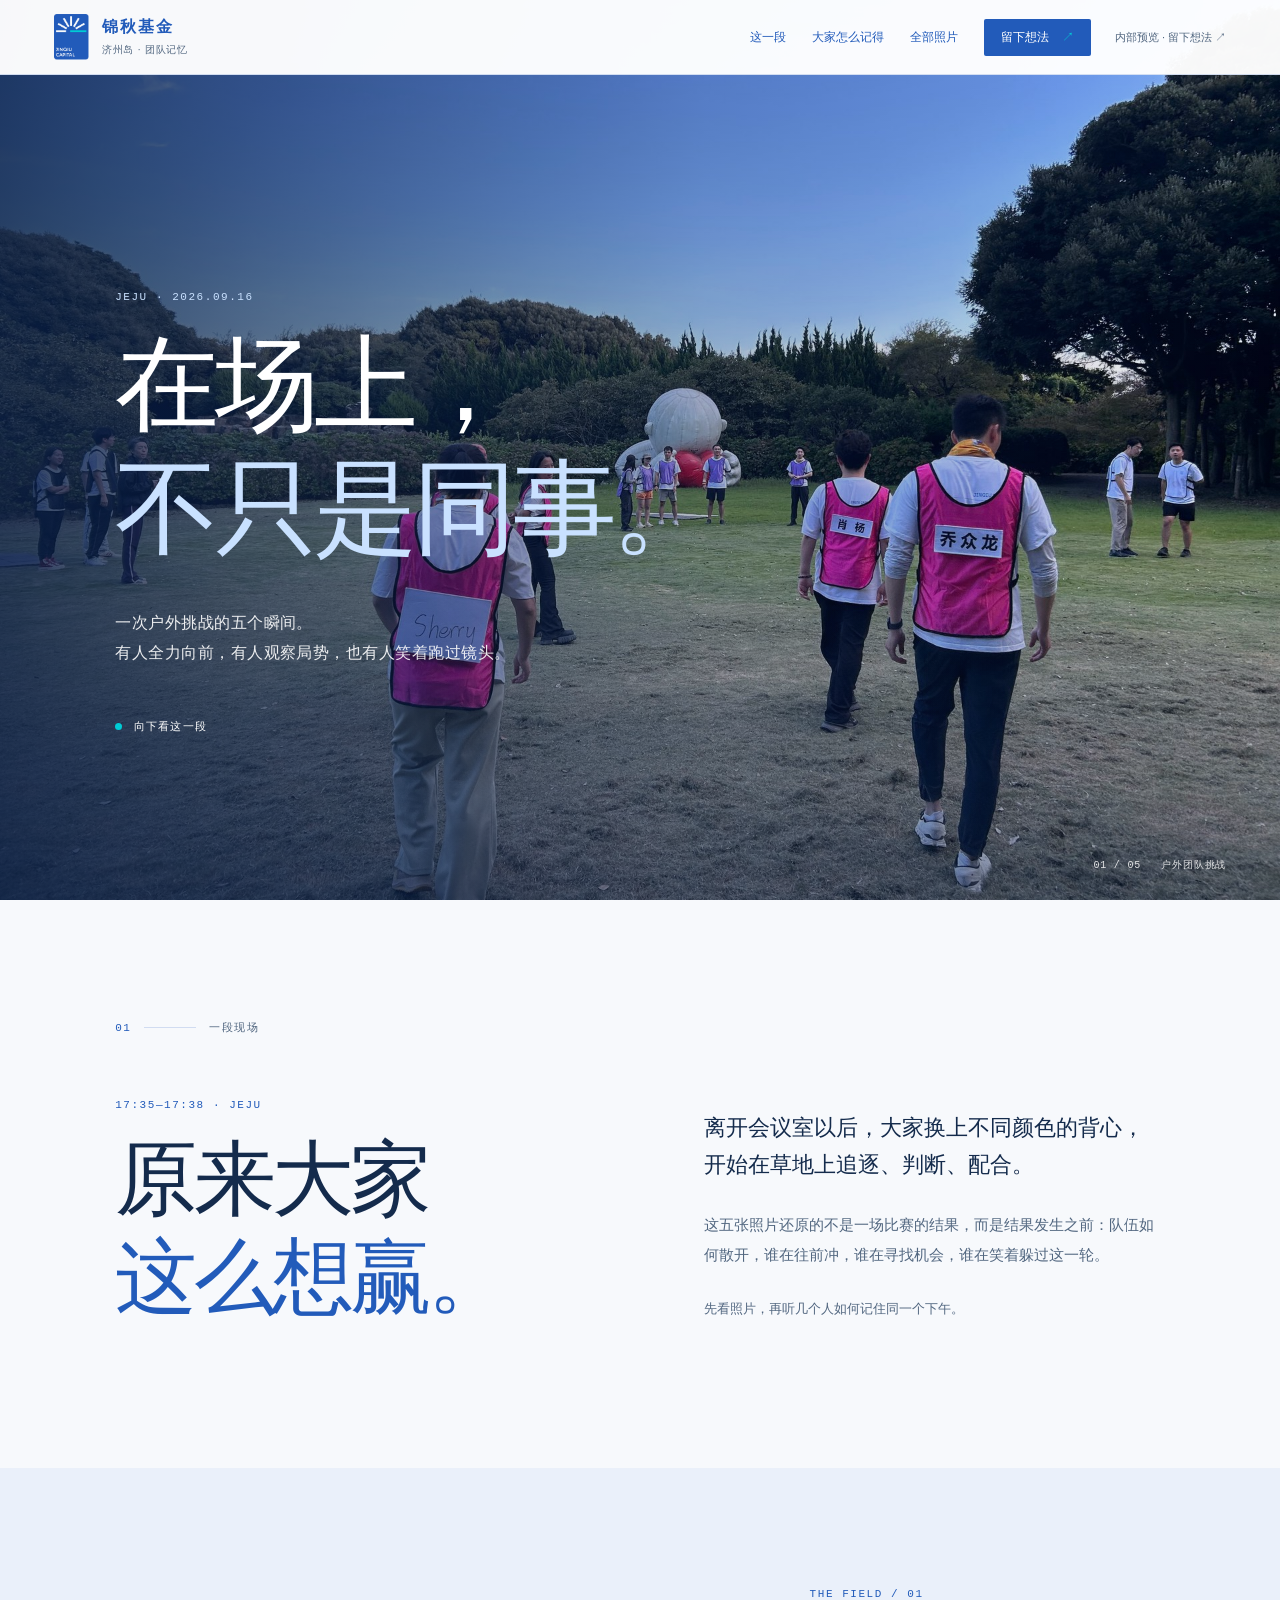
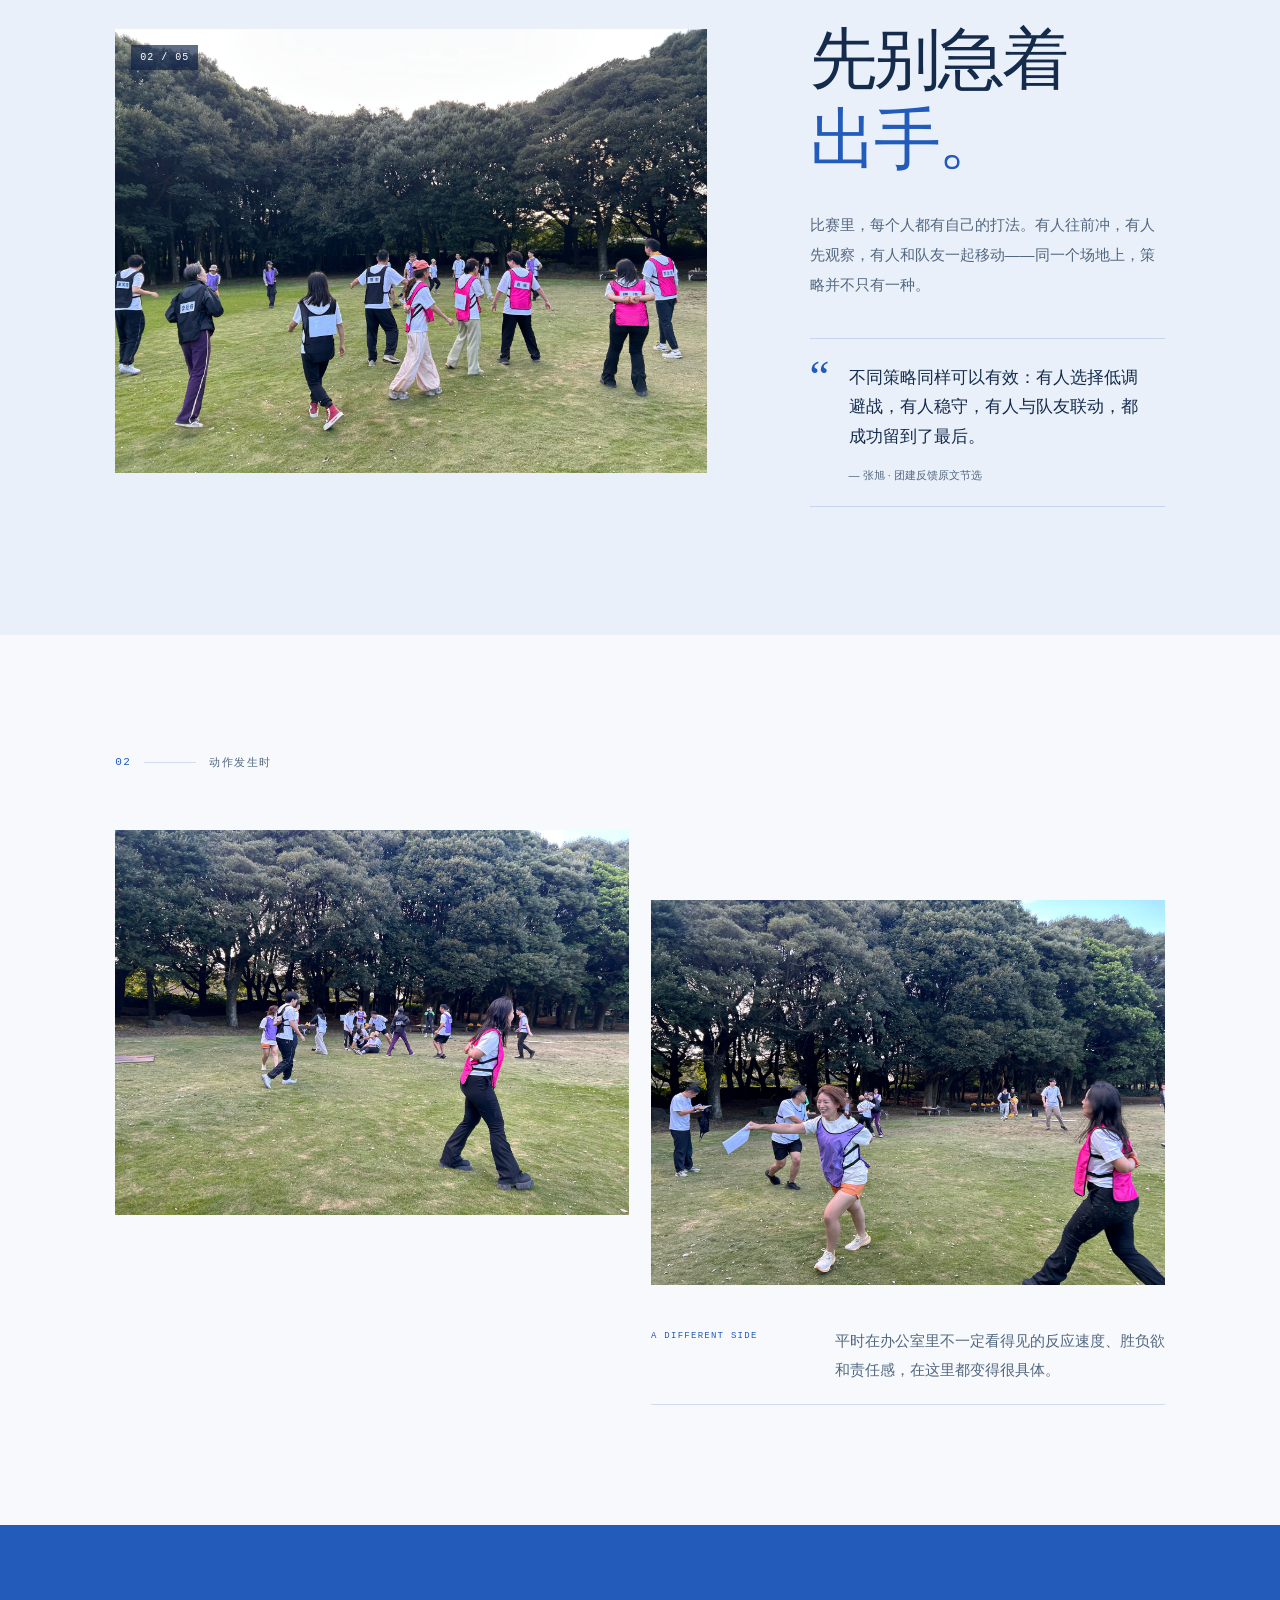
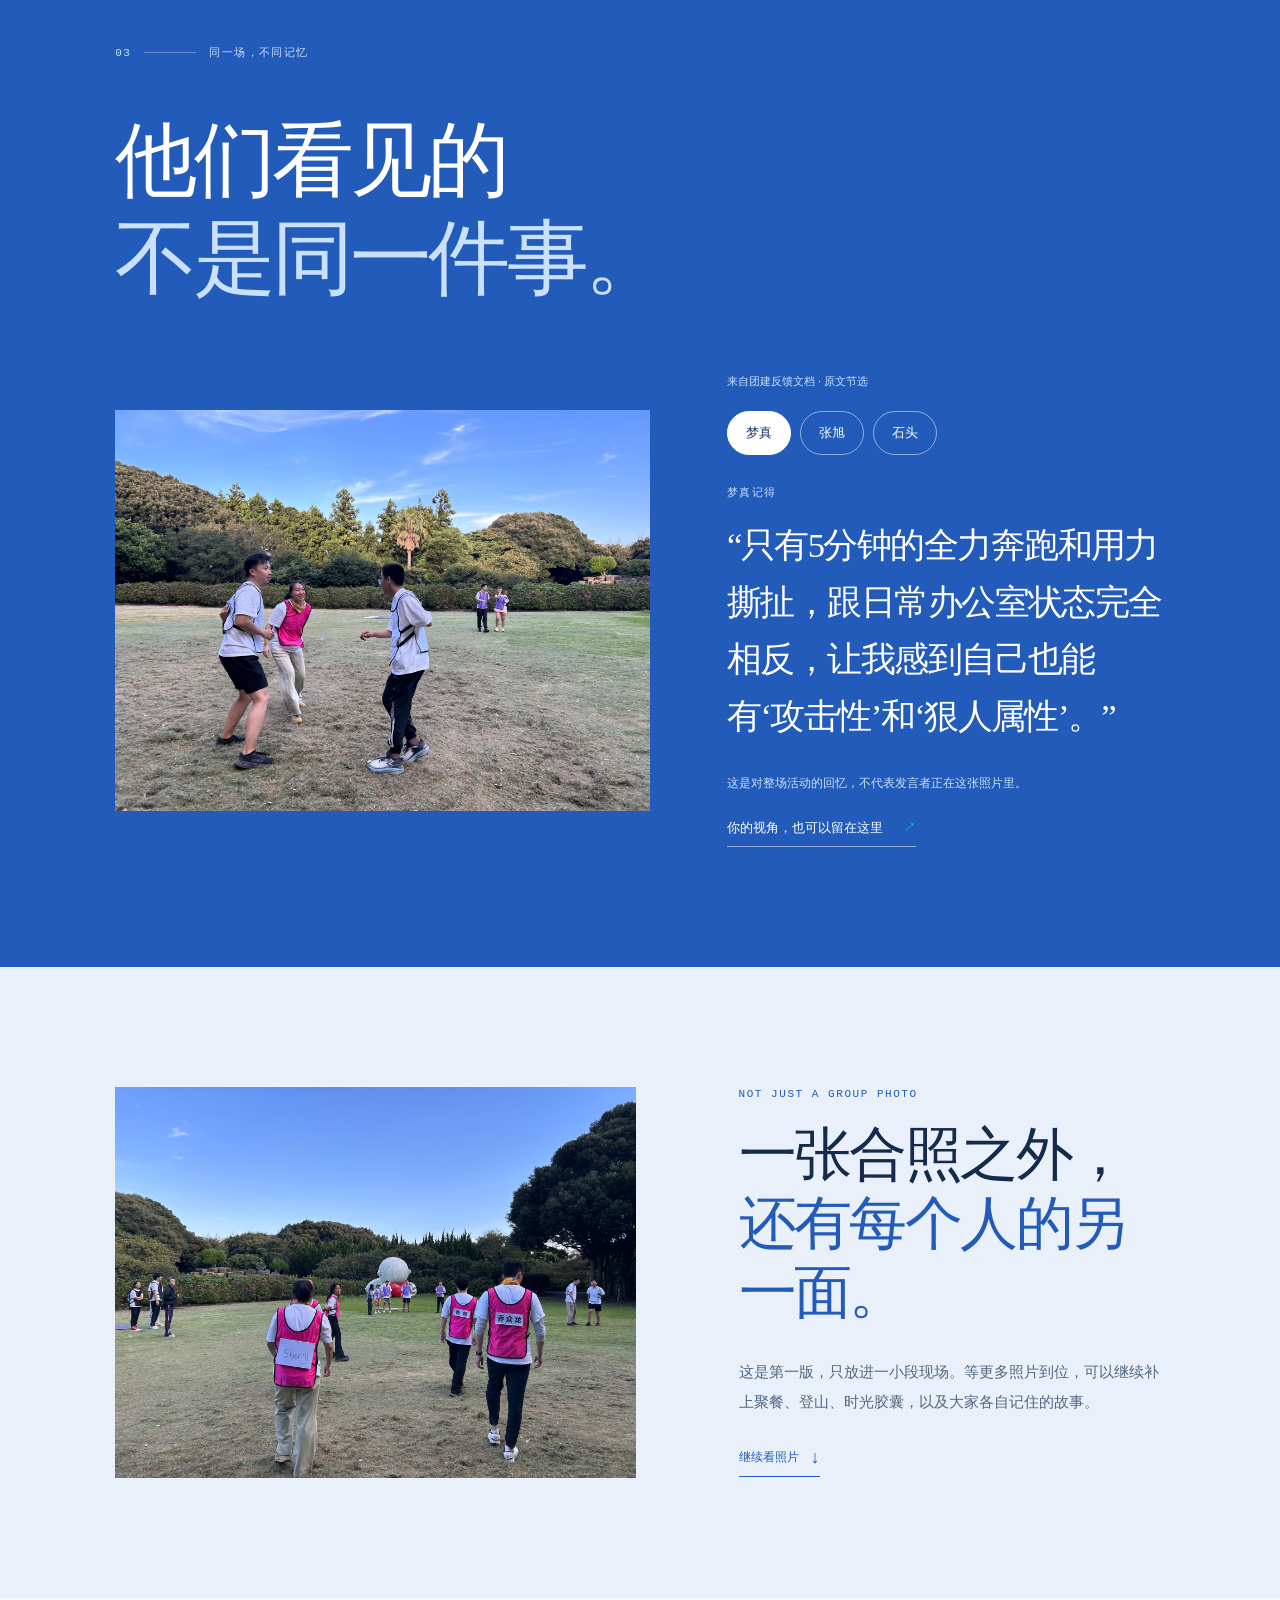
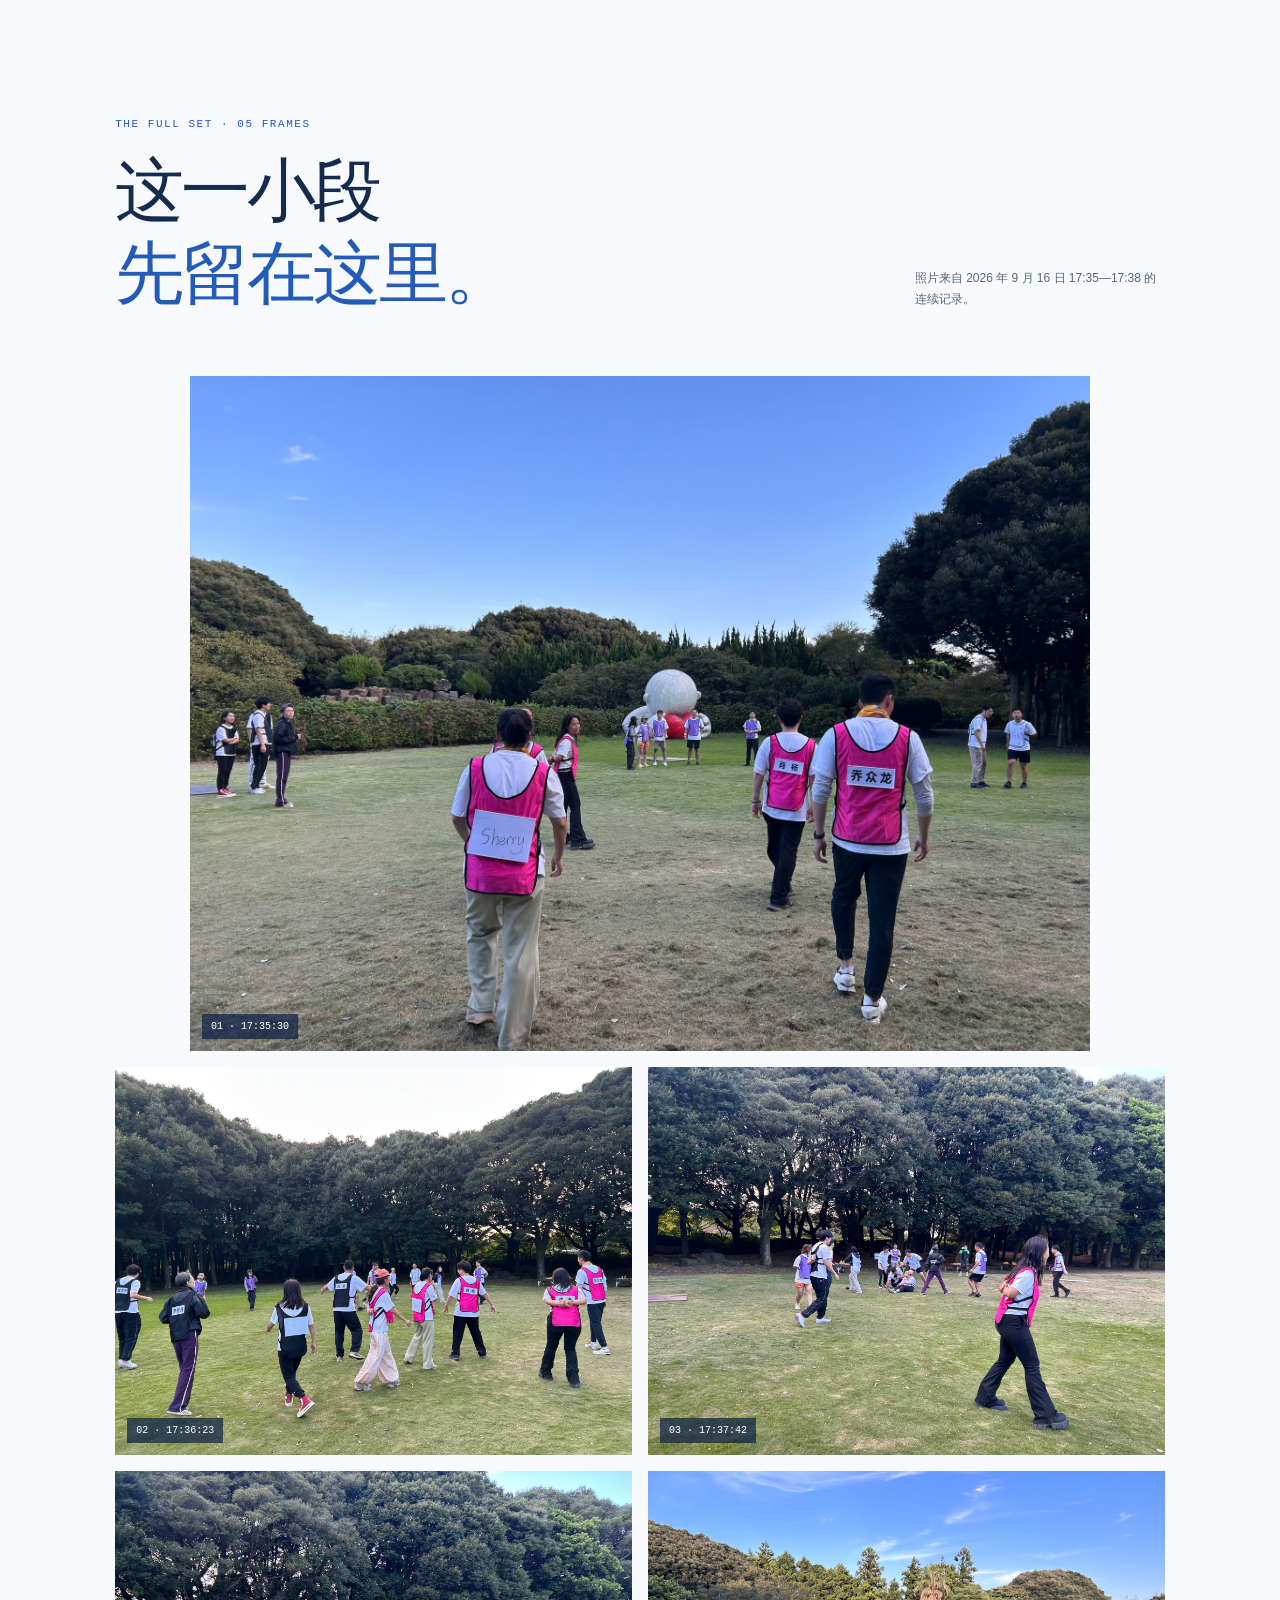
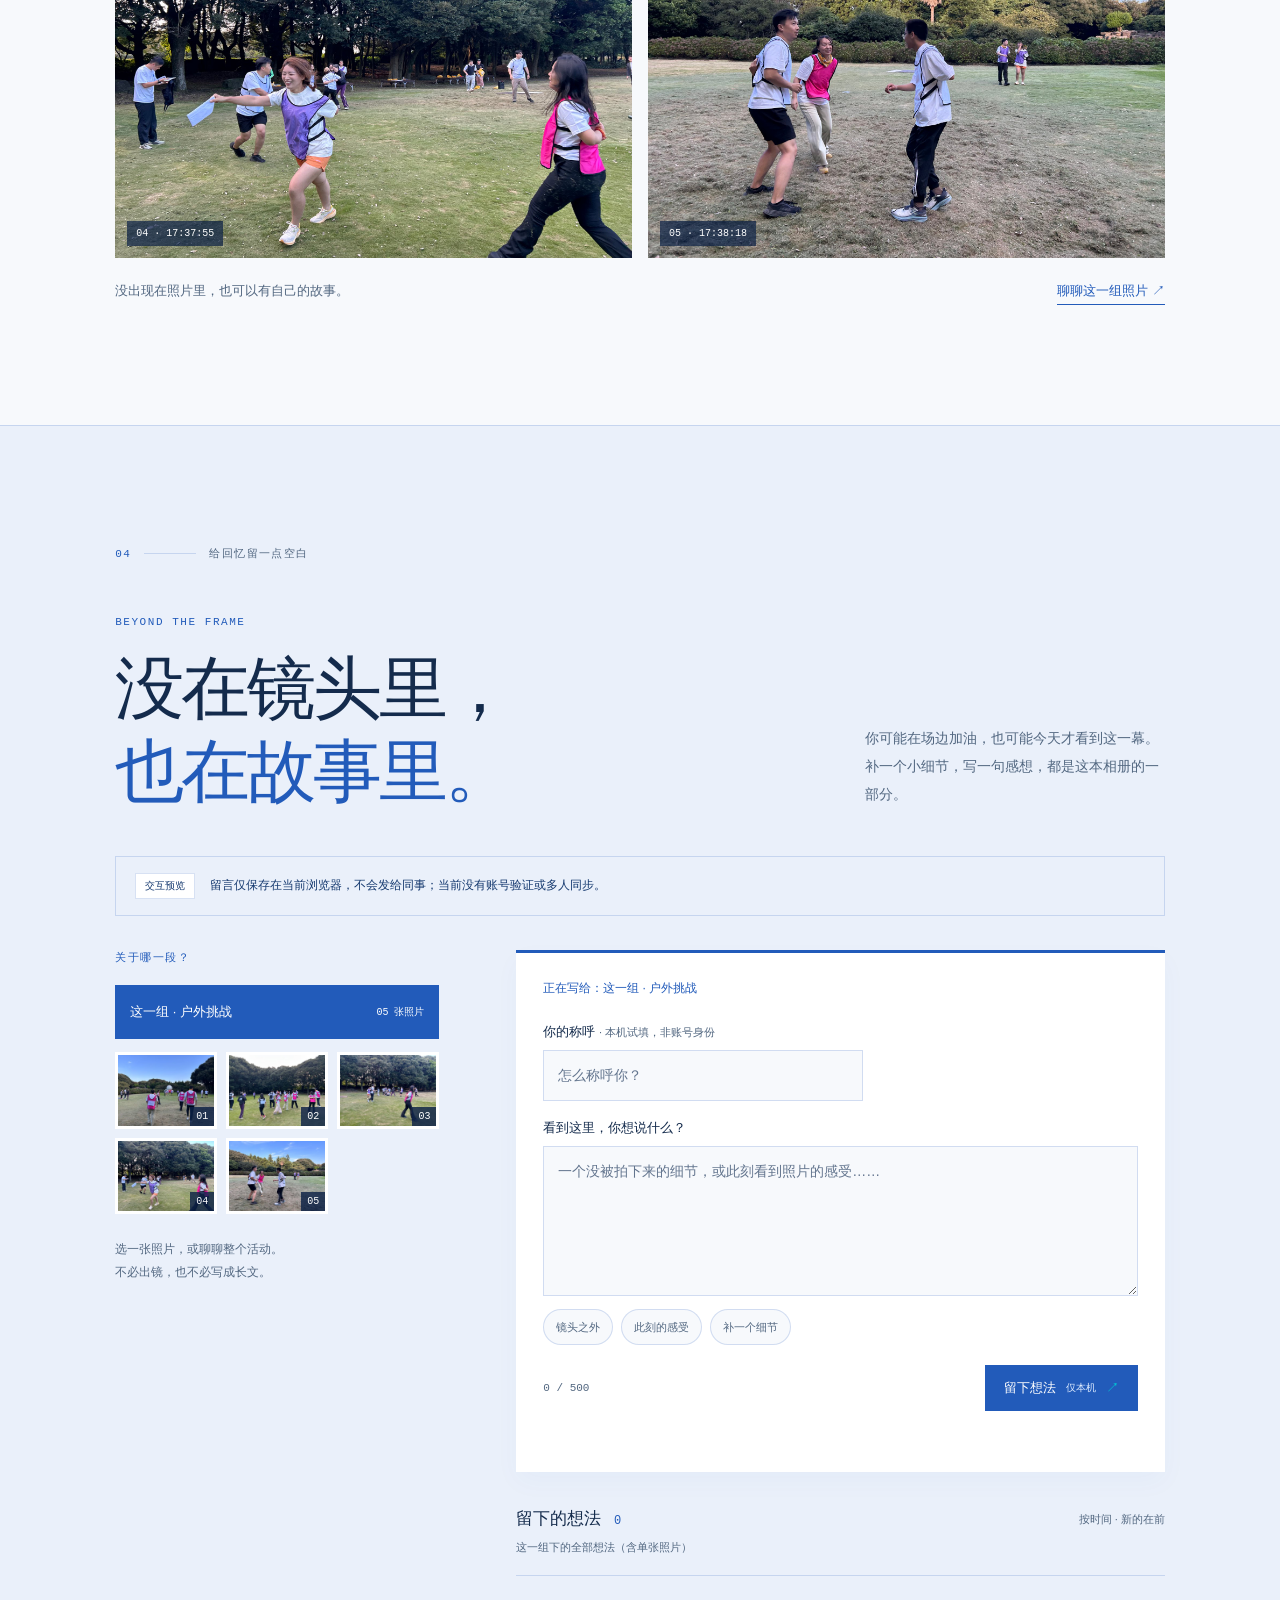
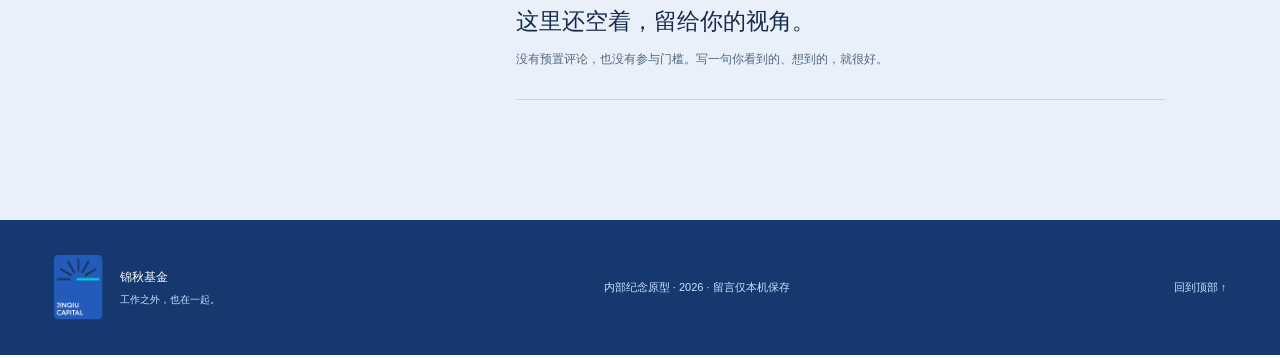
<file: editorial.html>
<!doctype html>
<html lang="zh-CN">
<head>
  <meta charset="UTF-8" />
  <meta name="viewport" content="width=device-width, initial-scale=1.0" />
  <meta name="theme-color" content="#225bba" />
  <meta name="robots" content="noindex, nofollow" />
  <title>济州岛，工作之外｜锦秋基金</title>
  <link rel="stylesheet" href="editorial.css" />
</head>
<body>
  <header class="site-header" id="top">
    <a class="brand" href="#page-top" aria-label="回到顶部">
      <img class="brand-logo" src="public/brand/jinqiu-logo.png" alt="锦秋基金 Jinqiu Capital 官方 Logo" width="431" height="570" />
      <span class="brand-name">锦秋基金<small>济州岛 · 团队记忆</small></span>
    </a>
    <nav class="top-nav" aria-label="页面导航">
      <a href="#story">这一段</a>
      <a href="#voices">大家怎么记得</a>
      <a href="#gallery">全部照片</a>
      <a class="nav-memory" href="#memories">留下想法 <span aria-hidden="true">↗</span></a>
    </nav>
    <a class="edition" href="#memories">内部预览 · 留下想法 ↗</a>
  </header>

  <main id="page-top">
    <section class="hero" aria-labelledby="hero-title">
      <img class="hero-image" src="public/images/scene-01.jpg" alt="草地上的团队户外挑战" />
      <div class="hero-shade"></div>
      <div class="hero-content">
        <p class="eyebrow light">JEJU · 2026.09.16</p>
        <h1 id="hero-title">在场上，<br /><em>不只是同事。</em></h1>
        <p class="hero-deck">一次户外挑战的五个瞬间。<br />有人全力向前，有人观察局势，也有人笑着跑过镜头。</p>
        <a class="scroll-cue" href="#story"><span class="scroll-dot"></span><span>向下看这一段</span></a>
      </div>
      <div class="hero-caption">01 / 05&nbsp;&nbsp; 户外团队挑战</div>
    </section>

    <section class="intro section-pad" id="story">
      <div class="section-label"><span>01</span><span class="rule"></span><span>一段现场</span></div>
      <div class="intro-grid">
        <div>
          <p class="eyebrow">17:35—17:38 · JEJU</p>
          <h2>原来大家<br /><span>这么想赢。</span></h2>
        </div>
        <div class="intro-copy">
          <p class="lead">离开会议室以后，大家换上不同颜色的背心，开始在草地上追逐、判断、配合。</p>
          <p>这五张照片还原的不是一场比赛的结果，而是结果发生之前：队伍如何散开，谁在往前冲，谁在寻找机会，谁在笑着躲过这一轮。</p>
          <p class="muted">先看照片，再听几个人如何记住同一个下午。</p>
        </div>
      </div>
    </section>

    <section class="feature section-pad" aria-label="照片故事">
      <div class="feature-image-wrap">
        <button class="image-button feature-image-button" data-image="public/images/scene-02.jpg" data-caption="草地上的队伍正在重新调整位置">
          <img src="public/images/scene-02.jpg" alt="队伍在草地上移动" loading="lazy" />
          <span class="image-index">02 / 05</span>
          <span class="view-hint">点击看大图 <span>↗</span></span>
        </button>
      </div>
      <div class="feature-copy">
        <p class="eyebrow">THE FIELD / 01</p>
        <h3>先别急着<br /><i>出手。</i></h3>
        <p>比赛里，每个人都有自己的打法。有人往前冲，有人先观察，有人和队友一起移动——同一个场地上，策略并不只有一种。</p>
        <div class="quote-card">
          <span class="quote-mark">“</span>
          <p>不同策略同样可以有效：有人选择低调避战，有人稳守，有人与队友联动，都成功留到了最后。</p>
          <span class="quote-by">— 张旭 · 团建反馈原文节选</span>
        </div>
      </div>
    </section>

    <section class="gallery-story section-pad">
      <div class="section-label"><span>02</span><span class="rule"></span><span>动作发生时</span></div>
      <div class="photo-mosaic">
        <button class="image-button mosaic-main" data-image="public/images/scene-03.jpg" data-caption="一场追逐正在发生">
          <img src="public/images/scene-03.jpg" alt="草地上的团队追逐" loading="lazy" />
          <span class="view-hint">点击看大图 <span>↗</span></span>
        </button>
        <button class="image-button mosaic-side" data-image="public/images/scene-04.jpg" data-caption="有人冲向镜头，也有人从容经过">
          <img src="public/images/scene-04.jpg" alt="队员在草地上奔跑" loading="lazy" />
          <span class="view-hint">点击看大图 <span>↗</span></span>
        </button>
        <div class="mosaic-note">
          <p class="eyebrow">A DIFFERENT SIDE</p>
          <p>平时在办公室里不一定看得见的反应速度、胜负欲和责任感，在这里都变得很具体。</p>
        </div>
      </div>
    </section>

    <section class="voices section-pad" id="voices">
      <div class="voices-heading">
        <div class="section-label"><span>03</span><span class="rule"></span><span>同一场，不同记忆</span></div>
        <h2>他们看见的<br /><span>不是同一件事。</span></h2>
      </div>
      <div class="voice-layout">
        <div class="voice-photo">
          <button class="image-button" data-image="public/images/scene-05.jpg" data-caption="同一片草地上的不同视角">
            <img src="public/images/scene-05.jpg" alt="三位队员在草地上移动" loading="lazy" />
            <span class="view-hint">点击看大图 <span>↗</span></span>
          </button>
        </div>
        <div class="voice-panel">
          <p class="voice-source">来自团建反馈文档 · 原文节选</p>
          <div class="voice-tabs" role="tablist" aria-label="选择回忆视角">
            <button id="tab-dream" class="voice-tab is-active" data-voice="dream" role="tab" aria-selected="true" aria-controls="voice-panel">梦真</button>
            <button id="tab-zhang" class="voice-tab" data-voice="zhang" role="tab" aria-selected="false" aria-controls="voice-panel" tabindex="-1">张旭</button>
            <button id="tab-stone" class="voice-tab" data-voice="stone" role="tab" aria-selected="false" aria-controls="voice-panel" tabindex="-1">石头</button>
          </div>
          <div class="voice-content" id="voice-panel" role="tabpanel" aria-labelledby="tab-dream" aria-live="polite">
            <p class="voice-kicker">梦真记得</p>
            <blockquote>“只有5分钟的全力奔跑和用力撕扯，跟日常办公室状态完全相反，让我感到自己也能有‘攻击性’和‘狠人属性’。”</blockquote>
            <p class="voice-note">这是对整场活动的回忆，不代表发言者正在这张照片里。</p>
            <a class="voice-invite" href="#memories">你的视角，也可以留在这里 <span aria-hidden="true">↗</span></a>
          </div>
        </div>
      </div>
    </section>

    <section class="closing section-pad">
      <div class="closing-image">
        <img src="public/images/scene-01.jpg" alt="队伍站在草地上" loading="lazy" />
      </div>
      <div class="closing-copy">
        <p class="eyebrow">NOT JUST A GROUP PHOTO</p>
        <h2>一张合照之外，<br /><span>还有每个人的另一面。</span></h2>
        <p>这是第一版，只放进一小段现场。等更多照片到位，可以继续补上聚餐、登山、时光胶囊，以及大家各自记住的故事。</p>
        <a class="text-link" href="#gallery">继续看照片 <span>↓</span></a>
      </div>
    </section>

    <section class="gallery section-pad" id="gallery">
      <div class="gallery-heading">
        <div>
          <p class="eyebrow">THE FULL SET · 05 FRAMES</p>
          <h2>这一小段<br /><span>先留在这里。</span></h2>
        </div>
        <p class="gallery-note">照片来自 2026 年 9 月 16 日 17:35—17:38 的连续记录。</p>
      </div>
      <div class="gallery-grid">
        <button class="image-button gallery-card card-wide" data-image="public/images/scene-01.jpg" data-caption="户外团队挑战 · 17:35:30"><img src="public/images/scene-01.jpg" alt="户外团队挑战全景" loading="lazy" /><span>01 · 17:35:30</span></button>
        <button class="image-button gallery-card" data-image="public/images/scene-02.jpg" data-caption="队伍移动 · 17:36:23"><img src="public/images/scene-02.jpg" alt="队伍移动" loading="lazy" /><span>02 · 17:36:23</span></button>
        <button class="image-button gallery-card" data-image="public/images/scene-03.jpg" data-caption="追逐 · 17:37:42"><img src="public/images/scene-03.jpg" alt="队员追逐" loading="lazy" /><span>03 · 17:37:42</span></button>
        <button class="image-button gallery-card" data-image="public/images/scene-04.jpg" data-caption="冲过镜头 · 17:37:55"><img src="public/images/scene-04.jpg" alt="队员冲过镜头" loading="lazy" /><span>04 · 17:37:55</span></button>
        <button class="image-button gallery-card" data-image="public/images/scene-05.jpg" data-caption="场上片刻 · 17:38:18"><img src="public/images/scene-05.jpg" alt="场上片刻" loading="lazy" /><span>05 · 17:38:18</span></button>
      </div>
      <div class="gallery-invite"><span>没出现在照片里，也可以有自己的故事。</span><a href="#memories">聊聊这一组照片 ↗</a></div>
    </section>

    <section class="memories section-pad" id="memories" aria-labelledby="memory-heading">
      <div class="section-label"><span>04</span><span class="rule"></span><span>给回忆留一点空白</span></div>
      <div class="memory-heading">
        <div><p class="eyebrow">BEYOND THE FRAME</p><h2 id="memory-heading">没在镜头里，<br /><span>也在故事里。</span></h2></div>
        <p>你可能在场边加油，也可能今天才看到这一幕。<br />补一个小细节，写一句感想，都是这本相册的一部分。</p>
      </div>
      <p class="preview-notice"><span>交互预览</span> 留言仅保存在当前浏览器，不会发给同事；当前没有账号验证或多人同步。</p>
      <div class="memory-layout">
        <aside class="memory-context" aria-label="选择留言对应的照片">
          <p class="eyebrow">关于哪一段？</p>
          <button type="button" class="context-all is-active" data-target="album" aria-pressed="true"><span>这一组 · 户外挑战</span><span>05 张照片</span></button>
          <div class="context-photos">
            <button type="button" data-target="scene-01" aria-pressed="false" aria-label="对第 1 张照片留言"><img src="public/images/scene-01-thumb.jpg" alt="草地全景" loading="lazy" /><span>01</span></button>
            <button type="button" data-target="scene-02" aria-pressed="false" aria-label="对第 2 张照片留言"><img src="public/images/scene-02-thumb.jpg" alt="队伍移动" loading="lazy" /><span>02</span></button>
            <button type="button" data-target="scene-03" aria-pressed="false" aria-label="对第 3 张照片留言"><img src="public/images/scene-03-thumb.jpg" alt="场上追逐" loading="lazy" /><span>03</span></button>
            <button type="button" data-target="scene-04" aria-pressed="false" aria-label="对第 4 张照片留言"><img src="public/images/scene-04-thumb.jpg" alt="笑着跑过镜头" loading="lazy" /><span>04</span></button>
            <button type="button" data-target="scene-05" aria-pressed="false" aria-label="对第 5 张照片留言"><img src="public/images/scene-05-thumb.jpg" alt="场上片刻" loading="lazy" /><span>05</span></button>
          </div>
          <p class="context-note">选一张照片，或聊聊整个活动。<br />不必出镜，也不必写成长文。</p>
        </aside>
        <div class="memory-conversation">
          <form id="memory-form" aria-describedby="composer-scope">
            <p class="composer-scope" id="composer-scope">正在写给：这一组 · 户外挑战</p>
            <label for="memory-name">你的称呼 <span>· 本机试填，非账号身份</span></label>
            <input id="memory-name" name="name" type="text" maxlength="24" placeholder="怎么称呼你？" required autocomplete="off" />
            <label for="memory-text">看到这里，你想说什么？</label>
            <textarea id="memory-text" name="message" rows="4" maxlength="500" required placeholder="一个没被拍下来的细节，或此刻看到照片的感受……" aria-describedby="memory-count"></textarea>
            <div class="writing-prompts" aria-label="写作开头提示">
              <button type="button" data-prompt="当时我在镜头外，">镜头之外</button>
              <button type="button" data-prompt="这张照片让我想到，">此刻的感受</button>
              <button type="button" data-prompt="想补充一个小细节，">补一个细节</button>
            </div>
            <div class="composer-footer"><span id="memory-count">0 / 500</span><button type="submit" class="primary-button" disabled>留下想法 <small>仅本机</small><span aria-hidden="true">↗</span></button></div>
            <p id="memory-status" class="memory-status" role="status" aria-live="polite"></p>
          </form>
          <div class="conversation-heading"><h3>留下的想法 <span id="memory-total">0</span></h3><span>按时间 · 新的在前</span></div>
          <p class="conversation-scope" id="conversation-scope">这一组下的全部想法（含单张照片）</p>
          <div id="memory-list"></div>
          <noscript><p>请启用 JavaScript 以体验本机留言。照片仍可正常浏览。</p></noscript>
        </div>
      </div>
    </section>
  </main>

  <footer class="site-footer">
    <div><img class="footer-logo" src="public/brand/jinqiu-logo.png" alt="锦秋基金 Jinqiu Capital" width="431" height="570" /><span>锦秋基金<br /><small>工作之外，也在一起。</small></span></div>
    <p>内部纪念原型 · 2026 · 留言仅本机保存</p>
    <a href="#page-top">回到顶部 ↑</a>
  </footer>

  <dialog class="lightbox" aria-label="查看大图">
    <div class="lightbox-content">
      <div class="lightbox-toolbar"><span class="lightbox-counter" aria-live="polite"></span><button type="button" class="lightbox-close" aria-label="关闭大图">关闭 ×</button></div>
      <figure><img alt="" /><figcaption></figcaption></figure>
      <div class="lightbox-actions">
        <button type="button" class="lightbox-prev" aria-label="上一张照片">← 上一张</button>
        <button type="button" class="lightbox-comment">聊聊这张照片 ↗</button>
        <button type="button" class="lightbox-next" aria-label="下一张照片">下一张 →</button>
      </div>
    </div>
  </dialog>

  <script src="editorial.js"></script>
</body>
</html>
</file>
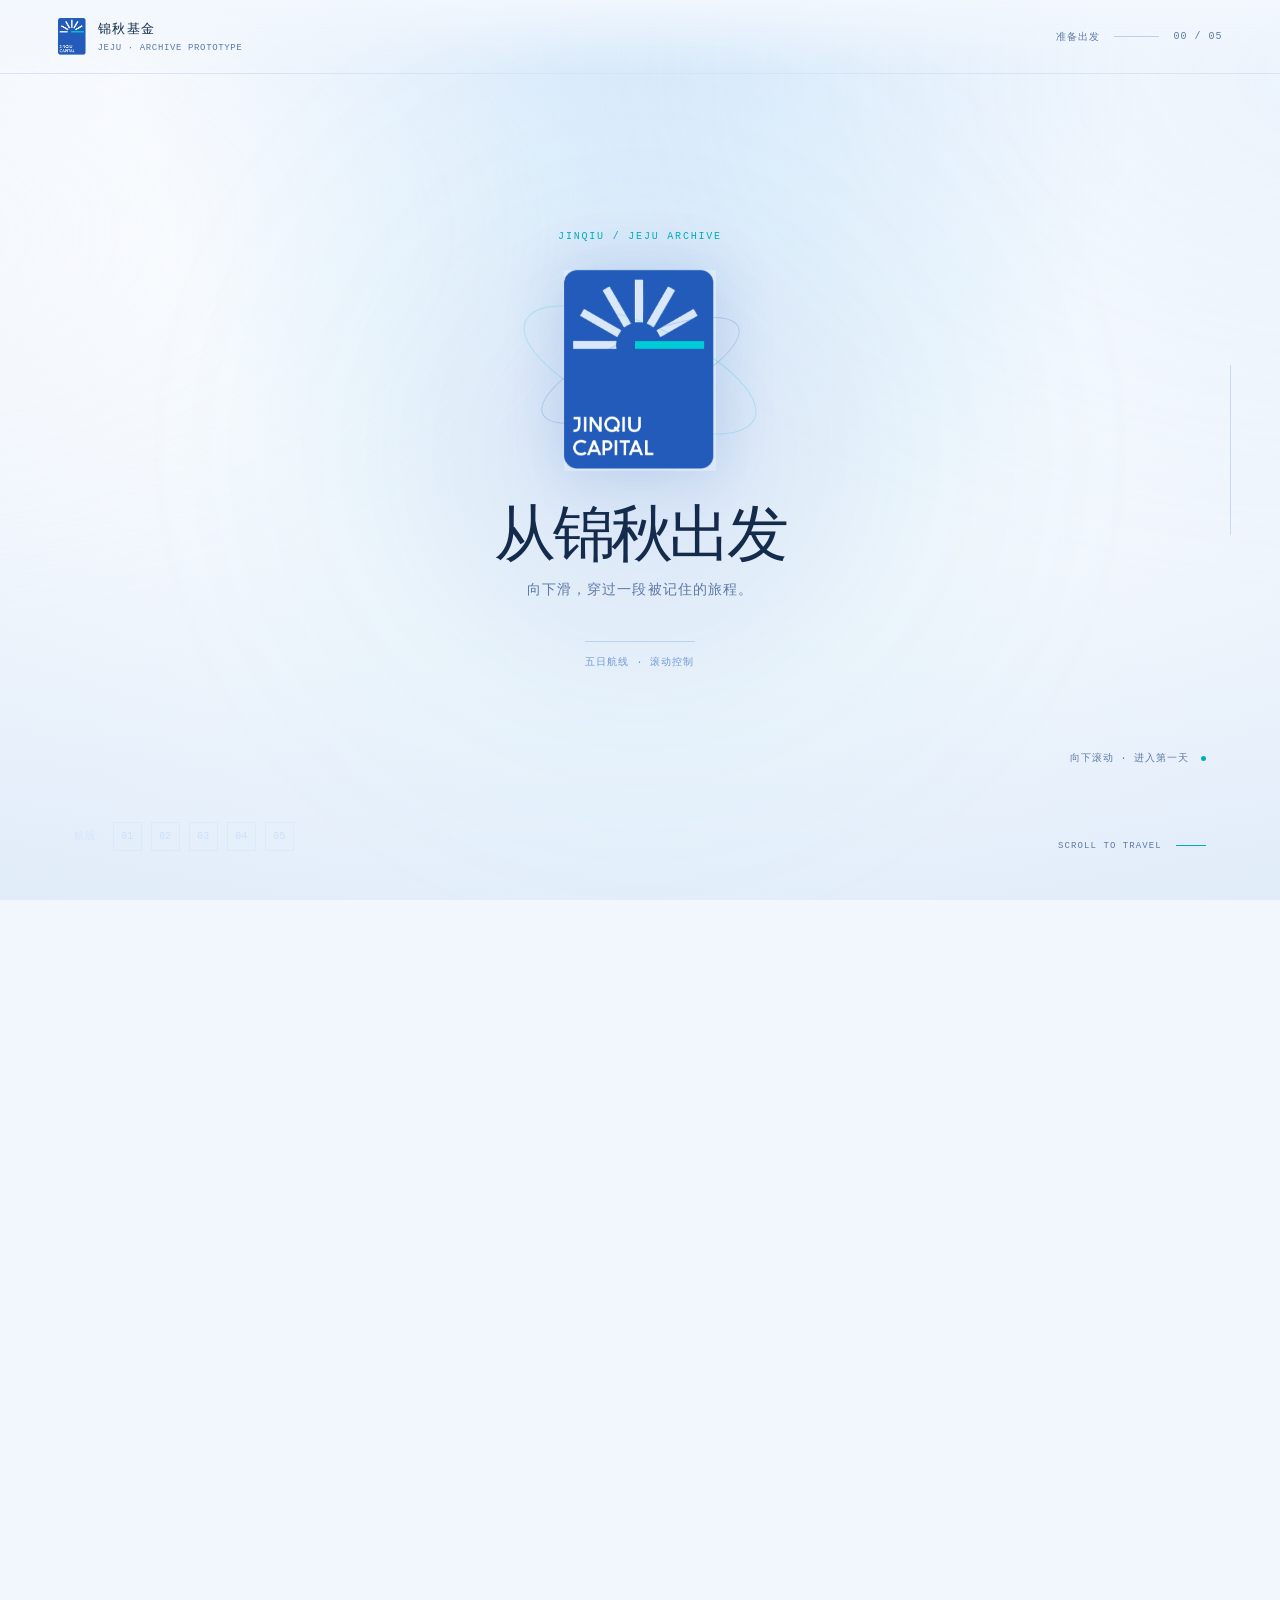
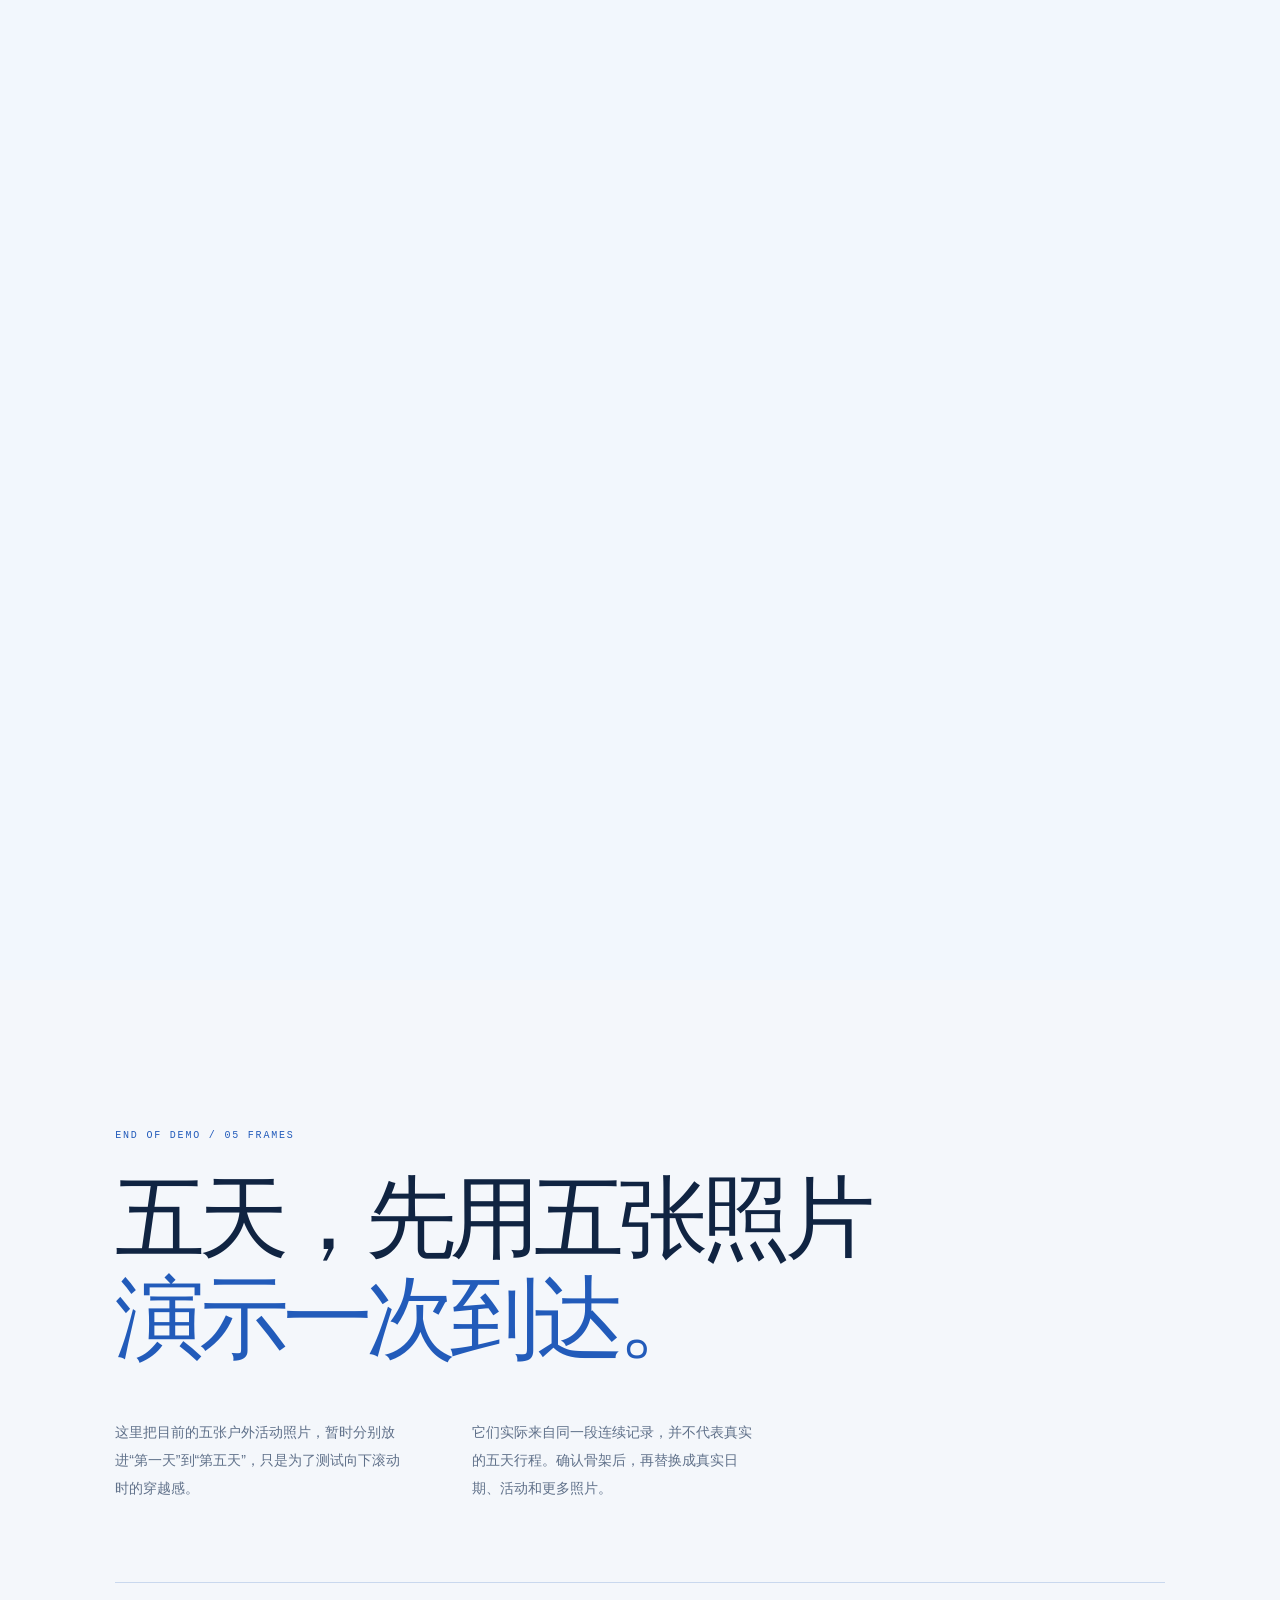
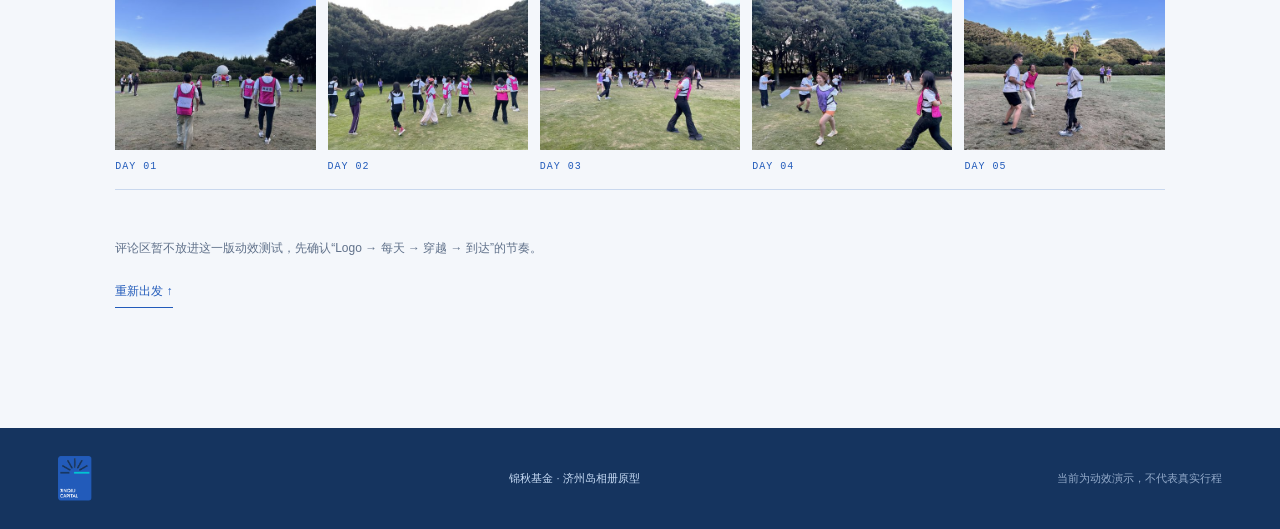
<file: voyage-five-days.html>
<!doctype html>
<html lang="zh-CN">
<head>
  <meta charset="UTF-8" />
  <meta name="viewport" content="width=device-width, initial-scale=1.0" />
  <meta name="theme-color" content="#071225" />
  <meta name="robots" content="noindex, nofollow" />
  <title>从锦秋出发｜济州岛五日相册原型</title>
  <link rel="stylesheet" href="voyage-five-days.css" />
</head>
<body class="voyage-body">
  <header class="voyage-header">
    <a class="voyage-brand" href="#voyage-top" aria-label="回到旅程开头">
      <img src="public/brand/jinqiu-logo.png" alt="锦秋基金 Jinqiu Capital 官方 Logo" width="431" height="570" />
      <span>锦秋基金<small>JEJU · ARCHIVE PROTOTYPE</small></span>
    </a>
    <div class="voyage-readout" aria-live="polite">
      <span id="journey-state">准备出发</span>
      <span class="readout-rule" aria-hidden="true"></span>
      <span id="journey-count">00 / 05</span>
    </div>
  </header>

  <main id="voyage-top">
    <section class="voyage-track" aria-label="向下滚动，穿过五天的相册">
      <div class="voyage-stage" id="voyage-stage">
        <div class="starfield" aria-hidden="true"></div>
        <div class="stage-glow" aria-hidden="true"></div>
        <div class="flight-streaks" aria-hidden="true"></div>
        <div class="stage-grid" aria-hidden="true"></div>

        <div class="launch-scene" id="launch-scene">
          <p class="launch-kicker">JINQIU / JEJU ARCHIVE</p>
          <div class="launch-logo-wrap">
            <span class="logo-orbit orbit-one" aria-hidden="true"></span>
            <span class="logo-orbit orbit-two" aria-hidden="true"></span>
            <img class="launch-logo" src="public/brand/jinqiu-logo.png" alt="" width="431" height="570" />
          </div>
          <h1>从锦秋出发</h1>
          <p>向下滑，穿过一段被记住的旅程。</p>
          <span class="launch-note">五日航线 · 滚动控制</span>
        </div>

        <div class="travel-copy" aria-live="polite">
          <p id="travel-kicker">航线准备中</p>
          <h2 id="travel-message">向下滑<br /><em>出发。</em></h2>
        </div>

        <div class="day-stack" aria-label="五天照片">
          <article class="day-card" data-day="1" aria-hidden="true">
            <div class="day-card-image">
              <img src="public/images/scene-01.jpg" alt="草地上的户外团队挑战全景" />
              <span class="photo-mark">01 / 05</span>
            </div>
            <div class="day-card-details">
              <div class="day-card-top"><span>DAY 01</span><span>临时演示</span></div>
              <p class="day-eyebrow">假定为第一天 · 现场记录 01</p>
              <h2>户外挑战<br /><em>刚刚开始。</em></h2>
              <p class="day-description">这一张先作为第一天的到达画面。真实版本会替换成确认过的当天活动与照片。</p>
              <span class="day-time">17:35:30 · JEJU</span>
            </div>
          </article>

          <article class="day-card" data-day="2" aria-hidden="true">
            <div class="day-card-image">
              <img src="public/images/scene-02.jpg" alt="队伍在草地上移动" />
              <span class="photo-mark">02 / 05</span>
            </div>
            <div class="day-card-details">
              <div class="day-card-top"><span>DAY 02</span><span>临时演示</span></div>
              <p class="day-eyebrow">假定为第二天 · 现场记录 02</p>
              <h2>队伍移动<br /><em>重新寻找位置。</em></h2>
              <p class="day-description">继续向下，上一天的画面退到身后，第二张照片从远处靠近。</p>
              <span class="day-time">17:36:23 · JEJU</span>
            </div>
          </article>

          <article class="day-card" data-day="3" aria-hidden="true">
            <div class="day-card-image">
              <img src="public/images/scene-03.jpg" alt="草地上的团队追逐" />
              <span class="photo-mark">03 / 05</span>
            </div>
            <div class="day-card-details">
              <div class="day-card-top"><span>DAY 03</span><span>临时演示</span></div>
              <p class="day-eyebrow">假定为第三天 · 现场记录 03</p>
              <h2>场上追逐<br /><em>开始加速。</em></h2>
              <p class="day-description">这里模拟一次更快的穿越。停下来时，照片仍然保持安静，方便看清现场。</p>
              <span class="day-time">17:37:42 · JEJU</span>
            </div>
          </article>

          <article class="day-card" data-day="4" aria-hidden="true">
            <div class="day-card-image">
              <img src="public/images/scene-04.jpg" alt="队员在草地上奔跑" />
              <span class="photo-mark">04 / 05</span>
            </div>
            <div class="day-card-details">
              <div class="day-card-top"><span>DAY 04</span><span>临时演示</span></div>
              <p class="day-eyebrow">假定为第四天 · 现场记录 04</p>
              <h2>笑着跑过<br /><em>镜头。</em></h2>
              <p class="day-description">同样的活动素材先被拆成不同的日子，用来测试“到达—停留—离开”的节奏。</p>
              <span class="day-time">17:37:55 · JEJU</span>
            </div>
          </article>

          <article class="day-card" data-day="5" aria-hidden="true">
            <div class="day-card-image">
              <img src="public/images/scene-05.jpg" alt="三位队员在草地上移动" />
              <span class="photo-mark">05 / 05</span>
            </div>
            <div class="day-card-details">
              <div class="day-card-top"><span>DAY 05</span><span>临时演示</span></div>
              <p class="day-eyebrow">假定为第五天 · 现场记录 05</p>
              <h2>停在这里<br /><em>再回头看。</em></h2>
              <p class="day-description">五日演示的最后一站。真实版本可以在这里接上合照、完整图库，或留言入口。</p>
              <span class="day-time">17:38:18 · JEJU</span>
            </div>
          </article>
        </div>

        <div class="stage-caption"><span id="stage-caption">向下滚动 · 进入第一天</span><span class="caption-dot" aria-hidden="true"></span></div>
        <div class="stage-progress" aria-hidden="true"><span id="stage-progress-bar"></span></div>
        <nav class="day-nav" aria-label="跳转到某一天">
          <span>航线</span>
          <button type="button" data-day-jump="0" aria-label="跳转到第一天">01</button>
          <button type="button" data-day-jump="1" aria-label="跳转到第二天">02</button>
          <button type="button" data-day-jump="2" aria-label="跳转到第三天">03</button>
          <button type="button" data-day-jump="3" aria-label="跳转到第四天">04</button>
          <button type="button" data-day-jump="4" aria-label="跳转到第五天">05</button>
        </nav>
        <div class="scroll-prompt" aria-hidden="true"><span>SCROLL TO TRAVEL</span><i></i></div>
      </div>
    </section>

    <section class="arrival" id="arrival" aria-labelledby="arrival-title">
      <div class="arrival-inner">
        <p class="arrival-kicker">END OF DEMO / 05 FRAMES</p>
        <h2 id="arrival-title">五天，先用五张照片<br /><em>演示一次到达。</em></h2>
        <div class="arrival-copy">
          <p>这里把目前的五张户外活动照片，暂时分别放进“第一天”到“第五天”，只是为了测试向下滚动时的穿越感。</p>
          <p>它们实际来自同一段连续记录，并不代表真实的五天行程。确认骨架后，再替换成真实日期、活动和更多照片。</p>
        </div>
        <div class="arrival-grid">
          <figure><img src="public/images/scene-01-thumb.jpg" alt="演示照片 01" /><figcaption>DAY 01</figcaption></figure>
          <figure><img src="public/images/scene-02-thumb.jpg" alt="演示照片 02" /><figcaption>DAY 02</figcaption></figure>
          <figure><img src="public/images/scene-03-thumb.jpg" alt="演示照片 03" /><figcaption>DAY 03</figcaption></figure>
          <figure><img src="public/images/scene-04-thumb.jpg" alt="演示照片 04" /><figcaption>DAY 04</figcaption></figure>
          <figure><img src="public/images/scene-05-thumb.jpg" alt="演示照片 05" /><figcaption>DAY 05</figcaption></figure>
        </div>
        <p class="comment-note">评论区暂不放进这一版动效测试，先确认“Logo → 每天 → 穿越 → 到达”的节奏。</p>
        <a class="back-to-start" href="#voyage-top">重新出发 ↑</a>
      </div>
    </section>
  </main>

  <footer class="voyage-footer">
    <img src="public/brand/jinqiu-logo.png" alt="锦秋基金 Jinqiu Capital" width="431" height="570" />
    <span>锦秋基金 · 济州岛相册原型</span>
    <span>当前为动效演示，不代表真实行程</span>
  </footer>

  <script src="voyage-five-days.js"></script>
</body>
</html>
</file>
<file: editorial.css>
/* Blue and cyan sampled from the official jinqiucapital.com/jinqiu-logo.png.
   This is a prototype palette, not an official brand-guideline specification. */
:root {
  --paper: #f7f9fc;
  --paper-deep: #eaf0fa;
  --ink: #142b4c;
  --muted: #526780;
  --line: rgba(34, 91, 186, .18);
  --brand: #225bba;
  --brand-dark: #15396f;
  --brand-light: #c9e1ff;
  --accent: #00ccd5;
  --white: #fff;
  --serif: 'Songti SC', 'STSong', 'Noto Serif CJK SC', serif;
  --mono: 'SFMono-Regular', Consolas, monospace;
}
* { box-sizing: border-box; }
html { scroll-behavior: smooth; scroll-padding-top: 100px; }
body { margin: 0; color: var(--ink); background: var(--paper); font-family: -apple-system, BlinkMacSystemFont, 'PingFang SC', 'Microsoft YaHei', sans-serif; -webkit-font-smoothing: antialiased; }
button, input, textarea, a { color: inherit; font: inherit; }
a { text-decoration: none; }
button { border: 0; cursor: pointer; }
button:disabled { cursor: default; opacity: .4; }
a:focus-visible, button:focus-visible, input:focus-visible, textarea:focus-visible { outline: 3px solid var(--brand); outline-offset: 5px; }
.voices :focus-visible, .lightbox :focus-visible { outline-color: var(--accent); }

.site-header { position: absolute; z-index: 10; top: 0; left: 0; right: 0; display: flex; align-items: center; justify-content: space-between; gap: 24px; padding: 14px 4.2vw; color: var(--brand); background: rgba(255,255,255,.97); border-bottom: 1px solid var(--line); }
.site-header.is-scrolled { position: fixed; background: rgba(255,255,255,.95); backdrop-filter: blur(14px); }
.brand { display: flex; align-items: center; gap: 13px; flex-shrink: 0; }
.brand-logo { display: block; width: 35px; height: auto; }
.brand-name { font-size: 16px; font-weight: 600; letter-spacing: .12em; }
.brand-name small { display: block; margin-top: 5px; color: var(--muted); font-size: 10px; font-weight: 400; letter-spacing: .08em; }
.top-nav { display: flex; align-items: center; gap: 26px; margin-left: auto; font-size: 12px; }
.top-nav a { padding: 9px 0; }
.top-nav a:hover { text-decoration: underline; text-underline-offset: 6px; }
.top-nav .nav-memory { padding: 10px 17px; color: white; background: var(--brand); border-radius: 2px; }
.nav-memory span { margin-left: 10px; color: var(--accent); }
.edition { color: var(--muted); font-size: 11px; white-space: nowrap; }

.hero { position: relative; height: min(920px, 100svh); min-height: 680px; color: var(--white); overflow: hidden; }
.hero-image { position: absolute; inset: 0; width: 100%; height: 100%; object-fit: cover; object-position: center 48%; }
.hero-shade { position: absolute; inset: 0; background: linear-gradient(90deg, rgba(9,30,67,.82), rgba(9,30,67,.27) 55%, rgba(9,30,67,.04)), linear-gradient(0deg, rgba(9,30,67,.38), transparent 35%); }
.hero-content { position: absolute; left: 9vw; top: 53%; transform: translateY(-42%); max-width: 670px; }
.eyebrow { margin: 0 0 20px; color: var(--brand); font: 11px var(--mono); letter-spacing: .14em; text-transform: uppercase; }
.eyebrow.light { color: var(--brand-light); }
h1, h2, h3, blockquote { margin: 0; font-family: var(--serif); font-weight: 500; letter-spacing: -.045em; line-height: 1.2; }
h1 { font-size: clamp(58px, 8.1vw, 122px); }
h2 { font-size: clamp(48px, 6.4vw, 100px); }
h3 { font-size: clamp(48px, 5.2vw, 78px); }
h1 em { color: var(--brand-light); font-style: normal; }
h2 span, h3 i { color: var(--brand); font-style: normal; }
.hero-deck { margin: 36px 0 0; color: rgba(255,255,255,.9); font-size: 16px; line-height: 1.9; letter-spacing: .03em; }
.scroll-cue { display: inline-flex; align-items: center; gap: 12px; margin-top: 50px; color: white; font-size: 11px; letter-spacing: .1em; }
.scroll-dot { display: block; width: 7px; height: 7px; background: var(--accent); border-radius: 50%; }
.hero-caption { position: absolute; bottom: 28px; right: 4.2vw; color: rgba(255,255,255,.85); font: 10px var(--mono); letter-spacing: .08em; }

.section-pad { padding: 120px 9vw; }
.section-label { display: flex; align-items: center; gap: 13px; color: var(--muted); font-size: 11px; letter-spacing: .13em; }
.section-label > span:first-child { color: var(--brand); font-family: var(--mono); }
.section-label .rule { display: block; width: 52px; height: 1px; background: var(--line); }
.intro-grid { display: grid; grid-template-columns: 1fr 1fr; gap: 10vw; margin-top: 64px; }
.intro-copy { max-width: 450px; padding-top: 10px; font-size: 15px; line-height: 2; color: var(--muted); }
.intro-copy p { margin: 0 0 26px; }
.intro-copy .lead { color: var(--ink); font-family: var(--serif); font-size: 22px; line-height: 1.7; }
.intro-copy .muted { font-size: 13px; }

.feature { display: grid; grid-template-columns: minmax(0, 1.25fr) minmax(310px, .75fr); align-items: center; gap: 8vw; background: var(--paper-deep); }
.image-button { position: relative; display: block; width: 100%; overflow: hidden; padding: 0; background: transparent; text-align: left; }
.image-button img { display: block; width: 100%; height: 100%; object-fit: cover; transition: transform .6s cubic-bezier(.2,.6,.2,1); }
.image-button:hover img { transform: scale(1.02); }
.feature-image-wrap { position: relative; }
.feature-image-button { aspect-ratio: 4 / 3; }
.image-index { position: absolute; top: 16px; left: 16px; padding: 7px 9px; background: rgba(10,32,69,.65); color: white; font: 10px var(--mono); letter-spacing: .1em; }
.view-hint { position: absolute; right: 14px; bottom: 14px; padding: 9px 11px; background: rgba(10,32,69,.75); color: white; font-size: 11px; opacity: 0; transform: translateY(5px); transition: opacity .25s, transform .25s; }
.image-button:hover .view-hint, .image-button:focus-visible .view-hint { opacity: 1; transform: translateY(0); }
.view-hint span { font-size: 14px; }
.feature-copy { max-width: 390px; padding-bottom: 8px; }
.feature-copy > p:not(.eyebrow) { margin: 30px 0; color: var(--muted); font-size: 15px; line-height: 2; }
.quote-card { position: relative; margin-top: 38px; padding: 24px 12px 23px; border-top: 1px solid var(--line); border-bottom: 1px solid var(--line); }
.quote-mark { position: absolute; left: 0; top: 11px; color: var(--brand); font: 45px var(--serif); }
.quote-card p { margin: 0 0 16px 27px; font-family: var(--serif); font-size: 17px; line-height: 1.75; }
.quote-by { display: block; margin-left: 27px; color: var(--muted); font-size: 11px; }

.photo-mosaic { display: grid; grid-template-columns: 1fr 1fr; align-items: start; gap: 22px; margin-top: 60px; }
.mosaic-main, .mosaic-side { aspect-ratio: 4 / 3; }
.mosaic-side { margin-top: 70px; }
.mosaic-note { grid-column: 2; display: flex; align-items: flex-start; justify-content: space-between; gap: 28px; padding: 20px 0; border-bottom: 1px solid var(--line); }
.mosaic-note .eyebrow { flex: 0 0 auto; margin: 4px 0 0; font-size: 9px; }
.mosaic-note p:last-child { max-width: 330px; margin: 0; color: var(--muted); font: 15px/1.9 var(--serif); }

.voices { color: white; background: var(--brand); }
.voices .section-label, .voices .section-label > span:first-child { color: var(--brand-light); }
.voices .section-label .rule { background: rgba(255,255,255,.3); }
.voices h2 { margin-top: 52px; }
.voices h2 span { color: var(--brand-light); }
.voice-layout { display: grid; grid-template-columns: 1.1fr .9fr; align-items: center; gap: 6vw; margin-top: 65px; }
.voice-photo .image-button { aspect-ratio: 4 / 3; }
.voice-panel { min-width: 0; max-width: 480px; }
.voice-source { margin: 0 0 22px; font-size: 11px; color: var(--brand-light); }
.voice-tabs { display: flex; gap: 9px; margin-bottom: 30px; }
.voice-tab { min-height: 44px; padding: 9px 18px; color: white; border: 1px solid rgba(255,255,255,.5); border-radius: 30px; background: transparent; font-size: 13px; transition: color .2s, background .2s; }
.voice-tab:hover, .voice-tab.is-active { color: var(--brand-dark); border-color: white; background: white; }
.voice-kicker { margin: 0 0 17px; color: var(--brand-light); font-size: 11px; letter-spacing: .13em; }
.voice-content blockquote { font-size: clamp(24px, 2.7vw, 38px); line-height: 1.65; }
.voice-note { margin: 28px 0 0; color: var(--brand-light); font-size: 12px; line-height: 1.8; }
.voice-invite { display: inline-flex; gap: 20px; align-items: center; margin-top: 25px; padding-bottom: 9px; font-size: 13px; border-bottom: 1px solid rgba(255,255,255,.5); }
.voice-invite span { color: var(--accent); }

.closing { display: grid; grid-template-columns: 1.1fr .9fr; align-items: center; gap: 8vw; background: var(--paper-deep); }
.closing-image img { display: block; width: 100%; height: auto; }
.closing-copy { max-width: 450px; }
.closing h2 { font-size: clamp(40px, 4.5vw, 68px); }
.closing-copy > p:not(.eyebrow) { margin: 30px 0; color: var(--muted); font-size: 15px; line-height: 2; }
.text-link { display: inline-flex; align-items: center; gap: 12px; padding-bottom: 8px; border-bottom: 1px solid var(--brand); color: var(--brand); font-size: 12px; }
.text-link span { font-size: 18px; }

.gallery-heading { display: flex; align-items: end; justify-content: space-between; gap: 30px; }
.gallery-heading h2 { font-size: clamp(44px, 5.4vw, 82px); }
.gallery-note { max-width: 250px; margin: 0 0 5px; color: var(--muted); font-size: 12px; line-height: 1.8; }
.gallery-grid { display: grid; grid-template-columns: repeat(2, 1fr); gap: 16px; margin-top: 60px; }
.gallery-card { aspect-ratio: 4 / 3; background: var(--paper-deep); }
.gallery-card.card-wide { grid-column: span 2; aspect-ratio: 4 / 3; max-width: 900px; justify-self: center; }
.gallery-card span { position: absolute; bottom: 12px; left: 12px; padding: 7px 9px; color: white; background: rgba(10,32,69,.7); font: 10px var(--mono); }
.gallery-invite { display: flex; flex-wrap: wrap; justify-content: space-between; gap: 14px; padding: 24px 0 0; font-size: 13px; color: var(--muted); }
.gallery-invite a { color: var(--brand); border-bottom: 1px solid var(--brand); padding-bottom: 4px; }

/* Conversation belongs to a photo or the activity, never to an inferred face. */
.memories { background: var(--paper-deep); border-top: 1px solid var(--line); }
.memory-heading { display: flex; justify-content: space-between; align-items: end; gap: 35px; margin-top: 55px; }
.memory-heading h2 { font-size: clamp(40px, 5.4vw, 78px); }
.memory-heading > p { max-width: 300px; margin: 0 0 6px; font-size: 14px; color: var(--muted); line-height: 2; }
.preview-notice { display: flex; align-items: center; gap: 15px; margin: 42px 0 34px; padding: 16px 19px; color: var(--brand-dark); border: 1px solid var(--line); font-size: 12px; line-height: 1.8; }
.preview-notice > span { flex-shrink: 0; padding: 3px 9px; background: white; border: 1px solid var(--line); font-size: 10px; }
.memory-layout { display: grid; grid-template-columns: minmax(220px, .75fr) minmax(0, 1.5fr); align-items: start; gap: 6vw; }
.memory-context { position: sticky; top: 112px; }
.context-all { display: flex; width: 100%; justify-content: space-between; align-items: center; gap: 10px; min-height: 54px; padding: 14px; color: var(--muted); border: 1px solid var(--line); background: transparent; text-align: left; font-size: 13px; }
.context-all > span:last-child { font: 10px var(--mono); }
.context-all.is-active { color: white; background: var(--brand); border-color: var(--brand); }
.context-photos { display: grid; grid-template-columns: repeat(3, 1fr); gap: 9px; margin-top: 13px; }
.context-photos button { position: relative; padding: 0; aspect-ratio: 4 / 3; background: white; border: 3px solid transparent; }
.context-photos button.is-active { border-color: var(--brand); outline: 2px solid white; box-shadow: 0 0 0 3px var(--brand); }
.context-photos img { display: block; width: 100%; height: 100%; object-fit: cover; }
.context-photos span { position: absolute; bottom: 0; right: 0; padding: 4px 6px; color: white; background: rgba(10,32,69,.8); font: 10px var(--mono); }
.context-note { margin: 24px 0 0; color: var(--muted); font-size: 12px; line-height: 1.9; }
.memory-conversation { min-width: 0; }
#memory-form { background: white; border-top: 3px solid var(--brand); padding: 27px; box-shadow: 0 10px 25px rgba(34,91,186,.03); }
.composer-scope { margin: 0 0 26px; color: var(--brand); font-size: 12px; }
#memory-form label { display: block; margin: 18px 0 9px; font-size: 13px; font-weight: 500; }
#memory-form label span { color: var(--muted); font-size: 11px; font-weight: 400; }
#memory-form input, #memory-form textarea { display: block; width: 100%; padding: 12px 14px; border: 1px solid var(--line); border-radius: 0; background: var(--paper); line-height: 1.8; font-size: 14px; }
#memory-form input { max-width: 320px; }
#memory-form textarea { min-height: 150px; resize: vertical; }
#memory-form ::placeholder { color: #63758e; }
.writing-prompts { display: flex; flex-wrap: wrap; gap: 8px; margin: 13px 0 20px; }
.writing-prompts button { min-height: 36px; padding: 7px 12px; border-radius: 20px; font-size: 11px; color: var(--muted); background: var(--paper); border: 1px solid var(--line); }
.writing-prompts button:hover { color: var(--brand); border-color: var(--brand); }
.composer-footer { display: flex; align-items: center; justify-content: space-between; gap: 15px; }
#memory-count { color: var(--muted); font: 11px var(--mono); }
.primary-button { display: inline-flex; align-items: center; gap: 10px; min-height: 46px; padding: 13px 19px; color: white; background: var(--brand); font-size: 13px; }
.primary-button:hover { background: var(--brand-dark); }
.primary-button small { font-size: 10px; color: #e0edff; }
.primary-button > span { color: var(--accent); }
.memory-status { min-height: 20px; margin: 14px 0 0; color: var(--brand); font-size: 12px; line-height: 1.8; }
.memory-status.is-error { color: #a92c2c; }
.conversation-heading { display: flex; align-items: center; justify-content: space-between; flex-wrap: wrap; gap: 12px; margin: 37px 0 10px; }
.conversation-heading h3 { font-family: inherit; font-size: 17px; font-weight: 500; letter-spacing: 0; }
.conversation-heading h3 span { display: inline-block; margin-left: 8px; color: var(--brand); font: 12px var(--mono); }
.conversation-heading > span { font-size: 11px; color: var(--muted); }
.conversation-scope { margin: 0 0 20px; color: var(--muted); font-size: 11px; }
.memory-empty { padding: 28px 0; border-top: 1px solid var(--line); border-bottom: 1px solid var(--line); }
.memory-empty strong { display: block; font: 23px/1.6 var(--serif); }
.memory-empty p { margin: 8px 0 0; color: var(--muted); font-size: 12px; line-height: 1.9; }
.memory-card { padding: 24px 0; border-top: 1px solid var(--line); }
.memory-card-header { display: flex; flex-wrap: wrap; align-items: center; gap: 10px; font-size: 13px; }
.memory-avatar { display: grid; place-items: center; width: 32px; height: 32px; background: #d5e3f8; color: var(--brand); border-radius: 50%; font-size: 12px; }
.memory-card-header strong { max-width: 100%; overflow-wrap: anywhere; }
.memory-card-header time { margin-left: auto; color: var(--muted); font-size: 10px; }
.memory-target { display: inline-flex; gap: 10px; align-items: center; margin: 14px 0 0 42px; padding: 0; background: none; color: var(--brand); text-align: left; font-size: 11px; }
.memory-target img { width: 46px; height: 34px; object-fit: cover; }
.memory-body { margin: 14px 0 10px 42px; white-space: pre-wrap; overflow-wrap: anywhere; font-size: 14px; line-height: 1.9; }
.memory-delete { display: block; min-height: 36px; margin-left: auto; padding: 8px 0 0 12px; background: none; color: var(--muted); font-size: 10px; text-decoration: underline; text-underline-offset: 3px; }

.site-footer { display: flex; align-items: center; justify-content: space-between; gap: 25px; padding: 35px 4.2vw; color: white; background: var(--brand-dark); font-size: 12px; }
.site-footer > div { display: flex; align-items: center; gap: 17px; }
.footer-logo { display: block; width: 49px; height: auto; }
.site-footer small { display: block; margin-top: 7px; font-size: 10px; color: var(--brand-light); }
.site-footer p { margin: 0; color: var(--brand-light); font-size: 11px; }
.site-footer a { color: var(--brand-light); font-size: 11px; }

.lightbox { width: min(1240px, calc(100vw - 32px)); max-width: none; max-height: calc(100dvh - 24px); padding: 20px 26px; border: 1px solid rgba(255,255,255,.15); color: white; background: #102746; overflow: auto; }
.lightbox::backdrop { background: rgba(6,19,40,.93); }
.lightbox-toolbar, .lightbox-actions { display: flex; align-items: center; justify-content: space-between; gap: 12px; }
.lightbox-counter { color: var(--brand-light); font: 12px var(--mono); }
.lightbox button { min-height: 44px; padding: 10px 14px; color: white; background: transparent; border: 1px solid rgba(255,255,255,.28); font-size: 12px; }
.lightbox button:hover:not(:disabled) { border-color: var(--accent); }
.lightbox figure { margin: 16px 0; }
.lightbox img { display: block; width: 100%; height: min(66dvh, 760px); object-fit: contain; }
.lightbox figcaption { margin-top: 14px; color: var(--brand-light); text-align: center; font-size: 12px; }
.lightbox .lightbox-comment { color: #0a253c; background: var(--accent); border-color: var(--accent); }

@media (max-width: 1100px) {
  .edition { display: none; }
  .mosaic-note { display: block; }
  .mosaic-note .eyebrow { margin-bottom: 14px; }
}
@media (max-width: 800px) {
  html { scroll-padding-top: 92px; }
  .site-header { padding: 12px 20px; gap: 15px; }
  .brand-logo { width: 29px; }
  .brand-name { font-size: 14px; }
  .brand-name small { font-size: 9px; }
  .top-nav { display: none; }
  .edition { display: block; margin-left: auto; color: var(--brand); font-size: 10px; }
  .hero { min-height: 680px; }
  h1 { font-size: clamp(44px, 10.8vw, 74px); }
  .hero-image { object-position: 56% center; }
  .hero-content { left: 24px; right: 24px; top: 53%; }
  .hero-deck { margin-top: 25px; font-size: 14px; }
  .scroll-cue { margin-top: 38px; }
  .section-pad { padding: 80px 24px; }
  .intro-grid, .feature, .voice-layout, .closing { grid-template-columns: 1fr; gap: 38px; }
  .intro-grid { margin-top: 42px; }
  .intro-copy { padding-top: 0; }
  .feature-copy { max-width: none; }
  .photo-mosaic { grid-template-columns: 1fr; gap: 15px; margin-top: 42px; }
  .mosaic-side { margin-top: 0; }
  .mosaic-note { grid-column: auto; padding-top: 12px; }
  .voices h2 { margin-top: 42px; }
  .voice-layout { margin-top: 42px; }
  .voice-content blockquote { font-size: 27px; }
  .gallery-heading { display: block; }
  .gallery-note { margin-top: 26px; }
  .gallery-grid { gap: 9px; margin-top: 42px; }
  .gallery-card span { bottom: 6px; left: 6px; font-size: 8px; padding: 5px 6px; }
  .gallery-card.card-wide { aspect-ratio: 4 / 3; }
  .memory-heading { display: block; margin-top: 40px; }
  .memory-heading > p { margin-top: 24px; max-width: none; }
  .preview-notice { display: block; margin-top: 30px; padding: 13px; }
  .preview-notice > span { display: table; margin-bottom: 8px; }
  .memory-layout { grid-template-columns: minmax(0, 1fr); gap: 26px; }
  .memory-context { position: static; min-width: 0; }
  .context-photos { grid-template-columns: repeat(5, minmax(0, 1fr)); gap: 7px; }
  .context-photos button { min-width: 0; min-height: 44px; }
  .context-note { margin-top: 15px; }
  #memory-form { padding: 22px 18px; }
  #memory-form input, #memory-form textarea { font-size: 16px; }
  .primary-button { padding: 13px; }
  .memory-body, .memory-target { margin-left: 0; }
  .site-footer { flex-wrap: wrap; padding: 28px 24px; }
  .site-footer p { order: 3; width: 100%; }
  .lightbox { width: calc(100vw - 20px); padding: 12px; }
  .lightbox button { padding: 9px; font-size: 11px; }
  .lightbox-actions { gap: 7px; }
  .lightbox img { height: min(55dvh, 560px); }
}
@media (hover: none) { .view-hint { opacity: 1; transform: none; } }
@media (prefers-reduced-motion: reduce) {
  *, *::before, *::after { scroll-behavior: auto !important; animation-duration: .01ms !important; transition-duration: .01ms !important; }
}
</file>
<file: voyage-five-days.css>
:root {
  --night: #f2f7fd;
  --night-soft: #e4eef9;
  --night-lift: #d6e7f8;
  --blue: #225bba;
  --blue-light: #5d79a6;
  --cyan: #00aeb8;
  --white: #142b4c;
  --ink: #102442;
  --paper: #f4f7fb;
  --muted: #60718a;
  --line: rgba(34, 91, 186, .2);
  --serif: 'Songti SC', 'STSong', 'Noto Serif CJK SC', serif;
  --mono: 'SFMono-Regular', Consolas, monospace;
}
* { box-sizing: border-box; }
html { scroll-behavior: smooth; scroll-padding-top: 90px; }
body { margin: 0; overflow-x: hidden; background: var(--night); color: var(--white); font-family: -apple-system, BlinkMacSystemFont, 'PingFang SC', 'Microsoft YaHei', sans-serif; -webkit-font-smoothing: antialiased; }
a, button { color: inherit; font: inherit; }
a { text-decoration: none; }
button { border: 0; cursor: pointer; }
a:focus-visible, button:focus-visible { outline: 2px solid var(--cyan); outline-offset: 5px; }

.voyage-header { position: fixed; z-index: 20; top: 0; left: 0; right: 0; display: flex; align-items: center; justify-content: space-between; padding: 18px 4.5vw; border-bottom: 1px solid rgba(34, 91, 186, .13); background: linear-gradient(180deg, rgba(242,247,253,.95), rgba(242,247,253,0)); pointer-events: none; }
.voyage-brand { display: inline-flex; align-items: center; gap: 12px; pointer-events: auto; }
.voyage-brand img { width: 28px; height: auto; display: block; }
.voyage-brand > span { color: var(--white); font-size: 13px; letter-spacing: .12em; }
.voyage-brand small { display: block; margin-top: 5px; color: var(--blue-light); font: 9px var(--mono); letter-spacing: .07em; }
.voyage-readout { display: flex; align-items: center; gap: 14px; color: var(--blue-light); font: 10px var(--mono); letter-spacing: .1em; text-transform: uppercase; }
.readout-rule { display: block; width: 45px; height: 1px; background: rgba(34,91,186,.25); }

.voyage-track { position: relative; height: 820svh; background: var(--night); }
.voyage-stage { position: sticky; top: 0; height: 100svh; min-height: 600px; overflow: hidden; isolation: isolate; background: var(--night); }
.starfield, .stage-glow, .flight-streaks, .stage-grid { position: absolute; inset: 0; pointer-events: none; }
.starfield { z-index: -5; opacity: 1; background-color: var(--night); background-image: radial-gradient(ellipse at 50% -10%, rgba(120,180,243,.28), transparent 57%), linear-gradient(180deg, #fbfdff 0%, #f2f7fd 62%, #e6f0fb 100%); transform: scale(calc(1 + var(--flight-energy, 0) * .06)); transition: transform .12s linear; }
.starfield::before, .starfield::after { position: absolute; inset: -20%; content: ''; }
.starfield::before { opacity: .42; background: radial-gradient(ellipse at 12% 35%, rgba(255,255,255,.66), transparent 30%), radial-gradient(ellipse at 85% 24%, rgba(190,220,250,.38), transparent 34%); transform: scale(1.15); }
.starfield::after { background: radial-gradient(ellipse at center, transparent 0 35%, rgba(34,91,186,.08) 70%, transparent 100%); opacity: calc(.35 + var(--flight-energy, 0) * .1); }
.stage-glow { z-index: -4; inset: auto 50% 50%; width: min(90vw, 1050px); height: min(90vw, 1050px); border-radius: 50%; transform: translate( -50%, 50%); background: radial-gradient(circle, rgba(34,91,186,.09), rgba(0,174,184,.025) 38%, transparent 68%); filter: blur(5px); }
.flight-streaks { z-index: -3; opacity: calc(.02 + var(--flight-energy, 0) * .16); transform: scaleX(calc(1 + var(--flight-energy, 0) * .12)); background: repeating-linear-gradient(105deg, transparent 0 14%, rgba(34,91,186,.12) 14.08% 14.16%, transparent 14.25% 28%); mix-blend-mode: multiply; }
.stage-grid { display: none; }

.launch-scene { position: absolute; z-index: 4; top: 50%; left: 50%; display: flex; flex-direction: column; align-items: center; width: min(88vw, 600px); text-align: center; transform: translate(-50%, -50%); transform-origin: center center; }
.launch-kicker, .arrival-kicker { margin: 0 0 28px; color: var(--cyan); font: 10px var(--mono); letter-spacing: .18em; }
.launch-logo-wrap { position: relative; display: grid; place-items: center; width: 152px; height: 200px; }
.launch-logo { position: relative; z-index: 2; display: block; width: 100%; height: auto; box-shadow: 0 0 60px rgba(34,91,186,.2); }
.logo-orbit { position: absolute; display: block; border: 1px solid rgba(34,91,186,.2); border-radius: 50%; transform: rotate(-24deg); }
.orbit-one { width: 215px; height: 67px; }
.orbit-two { width: 250px; height: 92px; border-color: rgba(0,204,213,.23); transform: rotate(23deg); }
.launch-scene h1 { margin: 30px 0 13px; font: 500 clamp(38px, 5vw, 62px)/1.1 var(--serif); letter-spacing: -.06em; }
.launch-scene > p:not(.launch-kicker) { margin: 0; color: var(--blue-light); font-size: 14px; letter-spacing: .08em; }
.launch-note { display: block; margin-top: 42px; padding-top: 13px; color: rgba(34,91,186,.58); border-top: 1px solid rgba(34,91,186,.2); font: 10px var(--mono); letter-spacing: .1em; }
.travel-copy { position: absolute; z-index: 3; left: 5.8vw; bottom: 14.5vh; opacity: 0; pointer-events: none; }
.travel-copy p { margin: 0 0 12px; color: var(--cyan); font: 10px var(--mono); letter-spacing: .13em; }
.travel-copy h2 { margin: 0; font: 500 clamp(26px, 3.3vw, 48px)/1.25 var(--serif); letter-spacing: -.05em; }
.travel-copy em { color: var(--blue-light); font-style: normal; }

.day-stack { position: absolute; z-index: 2; inset: 0; perspective: 1200px; }
.day-card { position: absolute; top: 50%; left: 50%; display: grid; grid-template-columns: 1.16fr .84fr; width: min(86vw, 1030px); min-height: 500px; padding: 13px; color: var(--ink); border: 1px solid rgba(34,91,186,.22); background: linear-gradient(130deg, rgba(255,255,255,.97), rgba(239,246,255,.94)); box-shadow: 0 25px 70px rgba(45,88,140,.16); transform-style: preserve-3d; will-change: transform, opacity; overflow: hidden; }
.day-card-image { position: relative; min-width: 0; overflow: hidden; background: #d9e7f5; }
.day-card-image img { display: block; width: 100%; height: 100%; min-height: 474px; object-fit: cover; }
.photo-mark { position: absolute; left: 18px; bottom: 17px; padding: 7px 9px; color: white; background: rgba(7,18,37,.72); font: 10px var(--mono); letter-spacing: .08em; }
.day-card-details { display: flex; flex-direction: column; justify-content: center; min-width: 0; padding: 8% 8%; }
.day-card-top { display: flex; justify-content: space-between; gap: 12px; padding-bottom: 15px; color: var(--blue); border-bottom: 1px solid rgba(34,91,186,.2); font: 10px var(--mono); letter-spacing: .1em; }
.day-eyebrow { margin: 32px 0 18px; color: var(--cyan); font: 10px var(--mono); line-height: 1.7; letter-spacing: .08em; }
.day-card h2 { margin: 0; color: var(--ink); font: 500 clamp(31px, 4vw, 58px)/1.25 var(--serif); letter-spacing: -.06em; }
.day-card h2 em { color: var(--blue); font-style: normal; }
.day-description { max-width: 275px; margin: 29px 0 0; color: var(--muted); font-size: 13px; line-height: 2; }
.day-time { margin-top: auto; padding-top: 32px; color: var(--muted); font: 10px var(--mono); letter-spacing: .08em; }

.stage-caption { position: absolute; z-index: 6; right: 5.8vw; bottom: 15vh; display: flex; align-items: center; gap: 12px; color: var(--blue-light); font: 10px var(--mono); letter-spacing: .09em; }
.caption-dot { display: block; width: 5px; height: 5px; background: var(--cyan); border-radius: 50%; }
.stage-progress { position: absolute; z-index: 6; top: 50%; right: 3.8vw; width: 1px; height: 170px; background: rgba(34,91,186,.18); transform: translateY(-50%); }
.stage-progress span { display: block; width: 3px; height: 28%; margin-left: -1px; background: var(--cyan); transform-origin: top; }
.day-nav { position: absolute; z-index: 7; left: 5.8vw; bottom: 5.5vh; display: flex; align-items: center; gap: 9px; color: var(--blue-light); font: 10px var(--mono); letter-spacing: .08em; }
.day-nav > span { margin-right: 8px; color: rgba(185,215,255,.38); }
.day-nav button { position: relative; width: 29px; height: 29px; padding: 0; color: rgba(185,215,255,.6); border: 1px solid rgba(185,215,255,.22); background: transparent; font: 10px var(--mono); }
.day-nav button:hover, .day-nav button.is-current { color: #fff; border-color: var(--blue); background: var(--blue); }
.scroll-prompt { position: absolute; z-index: 6; right: 5.8vw; bottom: 5.5vh; display: flex; align-items: center; gap: 14px; color: var(--blue-light); font: 9px var(--mono); letter-spacing: .12em; }
.scroll-prompt i { display: block; width: 30px; height: 1px; background: var(--cyan); transform-origin: left; animation: pulse-line 1.8s ease-in-out infinite; }
@keyframes pulse-line { 0%,100% { transform: scaleX(.4); opacity: .35; } 50% { transform: scaleX(1); opacity: 1; } }

.arrival { color: var(--ink); background: var(--paper); }
.arrival-inner { width: min(1180px, 82vw); margin: 0 auto; padding: 150px 0 120px; }
.arrival-kicker { color: var(--blue); }
.arrival h2 { max-width: 780px; margin: 0; font: 500 clamp(42px, 7vw, 92px)/1.12 var(--serif); letter-spacing: -.07em; }
.arrival h2 em { color: var(--blue); font-style: normal; }
.arrival-copy { display: grid; grid-template-columns: 1fr 1fr; gap: 5vw; max-width: 650px; margin: 48px 0 80px; color: var(--muted); font-size: 14px; line-height: 2; }
.arrival-copy p { margin: 0; }
.arrival-grid { display: grid; grid-template-columns: repeat(5, 1fr); gap: 12px; padding: 17px 0; border-top: 1px solid var(--line); border-bottom: 1px solid var(--line); }
.arrival-grid figure { margin: 0; }
.arrival-grid img { display: block; width: 100%; aspect-ratio: 4 / 3; object-fit: cover; filter: saturate(.88); }
.arrival-grid figcaption { margin-top: 11px; color: var(--blue); font: 10px var(--mono); letter-spacing: .1em; }
.comment-note { margin: 50px 0 24px; color: var(--muted); font-size: 12px; }
.back-to-start { display: inline-block; padding-bottom: 7px; color: var(--blue); border-bottom: 1px solid var(--blue); font-size: 12px; }
.voyage-footer { display: flex; align-items: center; justify-content: space-between; gap: 24px; padding: 28px 4.5vw; color: #c8dcf6; background: #15345f; font-size: 11px; }
.voyage-footer img { display: block; width: 34px; height: auto; }
.voyage-footer span:last-child { color: rgba(200,220,246,.7); }

@media (max-width: 800px) {
  .voyage-header { padding: 13px 20px; }
  .voyage-brand img { width: 25px; }
  .voyage-brand > span { font-size: 11px; }
  .voyage-brand small { font-size: 8px; }
  .voyage-readout { gap: 8px; font-size: 9px; }
  .readout-rule { width: 20px; }
  .voyage-track { height: 820svh; }
  .voyage-stage { min-height: 560px; }
  .launch-scene { width: calc(100vw - 40px); }
  .launch-logo-wrap { width: 116px; height: 154px; }
  .orbit-one { width: 170px; height: 52px; }
  .orbit-two { width: 195px; height: 72px; }
  .launch-scene h1 { margin-top: 25px; font-size: 42px; }
  .launch-scene > p:not(.launch-kicker) { font-size: 12px; }
  .launch-note { margin-top: 31px; }
  .day-card { display: block; width: calc(100vw - 34px); min-height: 0; padding: 8px; }
  .day-card-image img { min-height: 0; aspect-ratio: 4 / 3; }
  .day-card-details { padding: 22px 15px 16px; }
  .day-card-top { padding-bottom: 11px; }
  .day-eyebrow { margin: 20px 0 10px; }
  .day-card h2 { font-size: 32px; }
  .day-description { margin-top: 16px; font-size: 12px; line-height: 1.8; }
  .day-time { padding-top: 21px; }
  .travel-copy { display: none; }
  .stage-caption { top: 88px; right: 22px; bottom: auto; max-width: 130px; line-height: 1.5; text-align: right; }
  .stage-progress { right: 14px; height: 110px; }
  .day-nav { left: 22px; bottom: 5.5vh; gap: 6px; }
  .day-nav > span { display: none; }
  .day-nav button { width: 27px; height: 27px; }
  .scroll-prompt { right: 22px; bottom: 5.5vh; font-size: 8px; }
  .scroll-prompt span { display: none; }
  .scroll-prompt i { width: 24px; }
  .arrival-inner { width: auto; padding: 100px 24px 80px; }
  .arrival h2 { font-size: 49px; }
  .arrival-copy { display: block; margin: 33px 0 52px; font-size: 13px; }
  .arrival-copy p + p { margin-top: 16px; }
  .arrival-grid { grid-template-columns: repeat(2, 1fr); gap: 15px 9px; }
  .arrival-grid figure:last-child { grid-column: 1 / -1; width: calc(50% - 4.5px); }
  .voyage-footer { flex-wrap: wrap; padding: 24px; }
  .voyage-footer span:nth-of-type(2) { order: 3; width: 100%; }
}
@media (prefers-reduced-motion: reduce) {
  html { scroll-behavior: auto; }
  *, *::before, *::after { animation: none !important; transition: none !important; }
}
</file>
